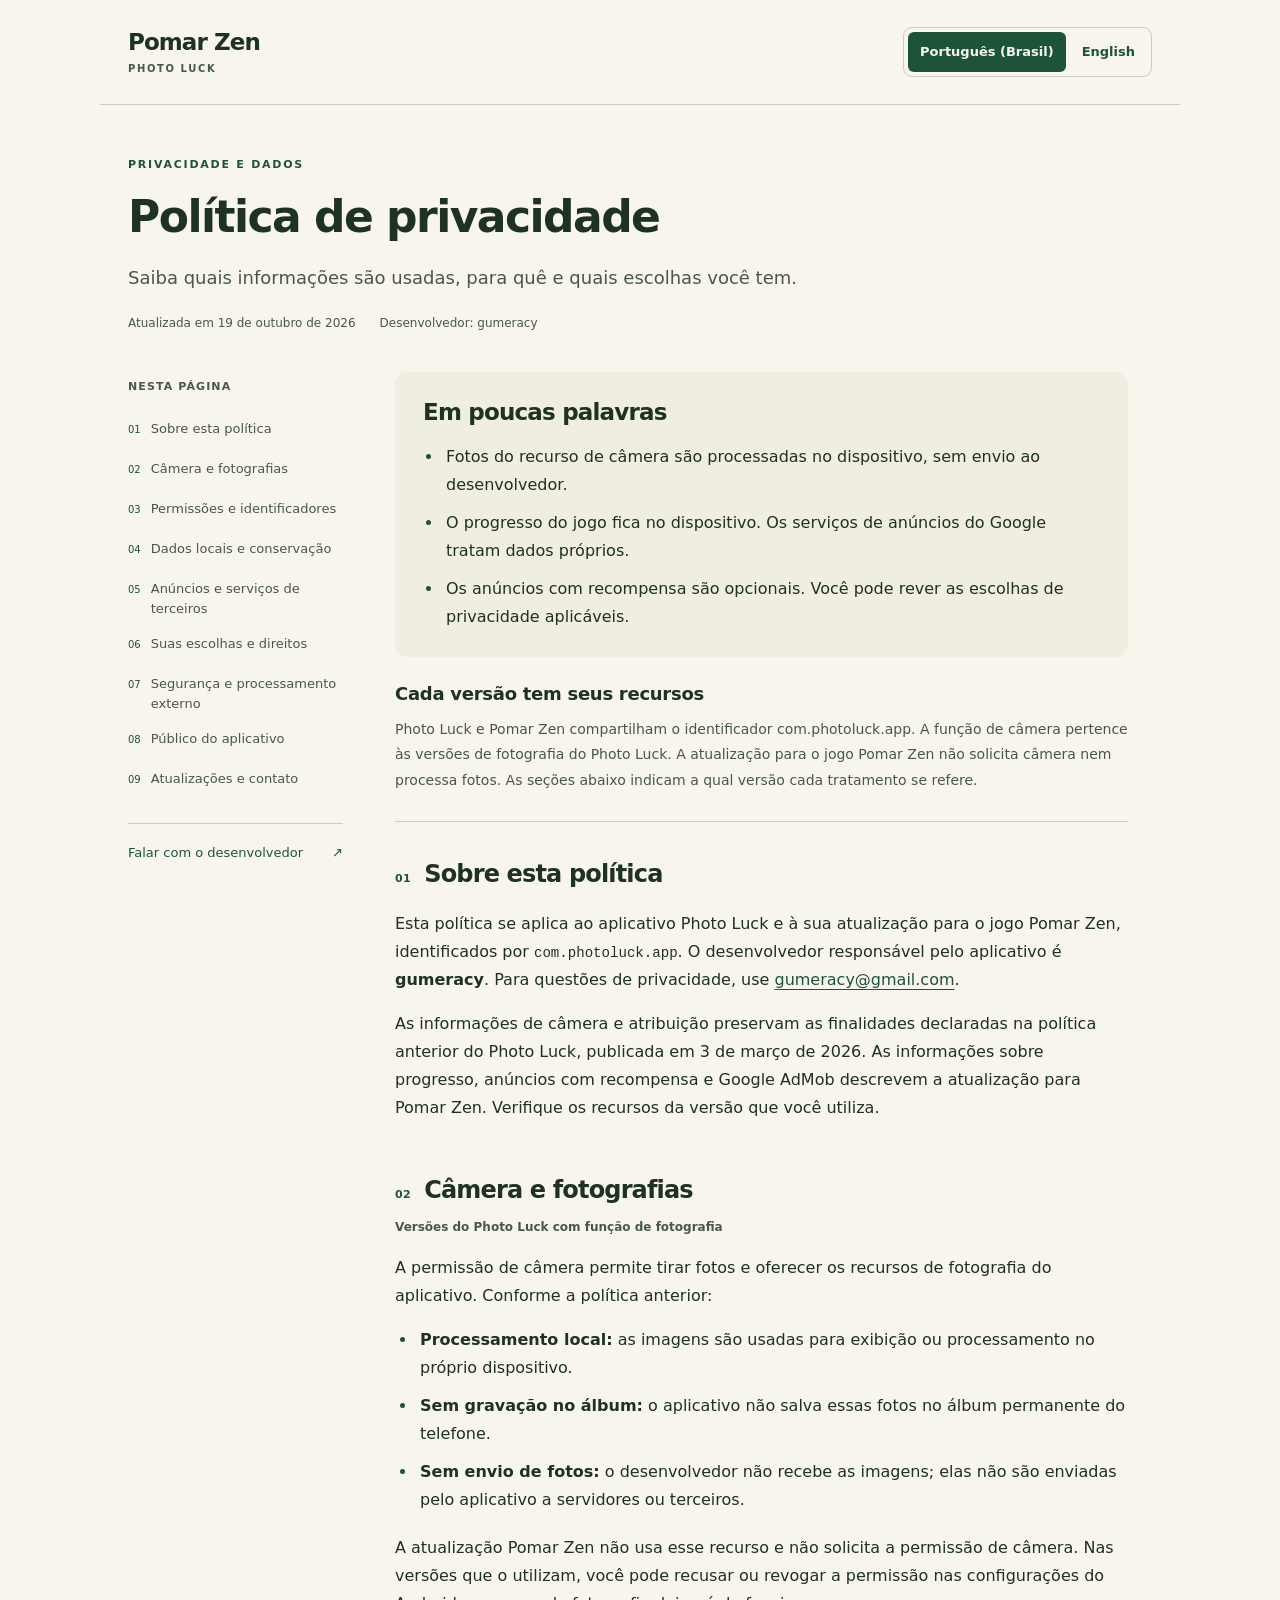
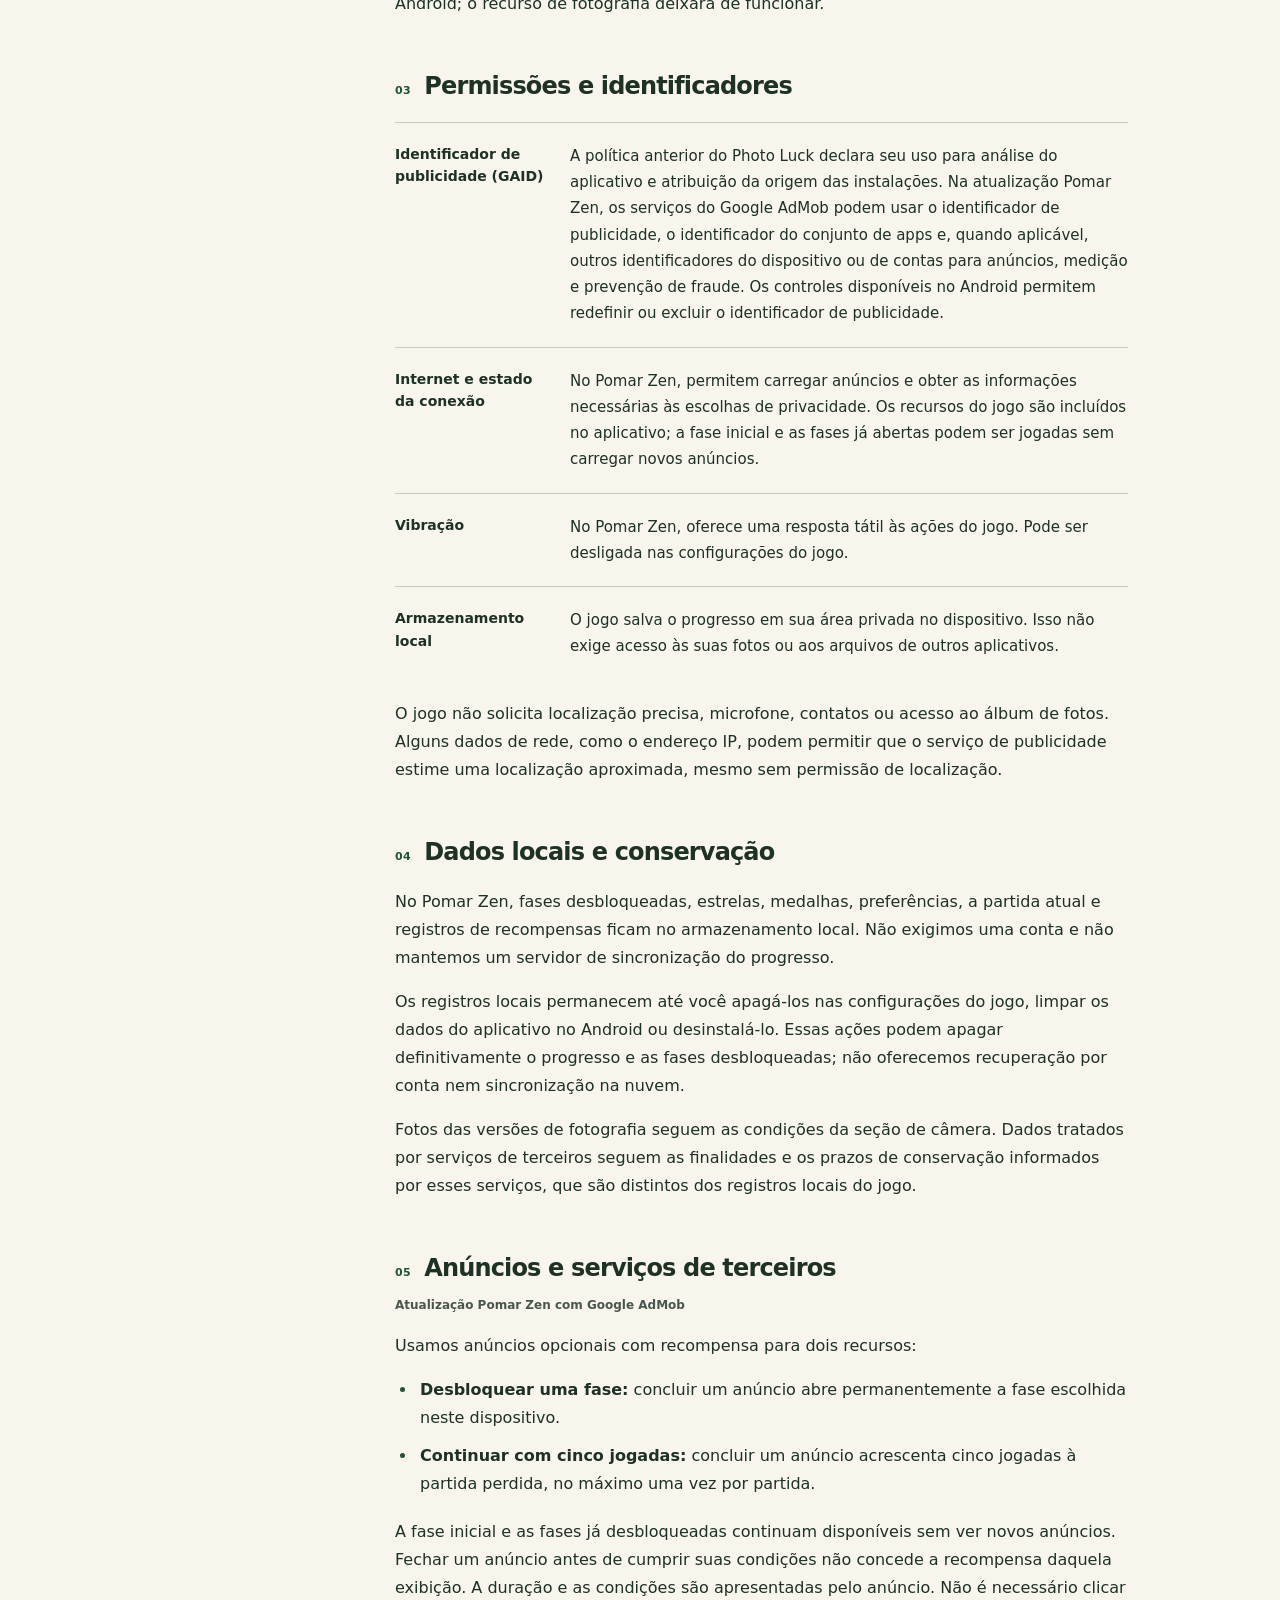
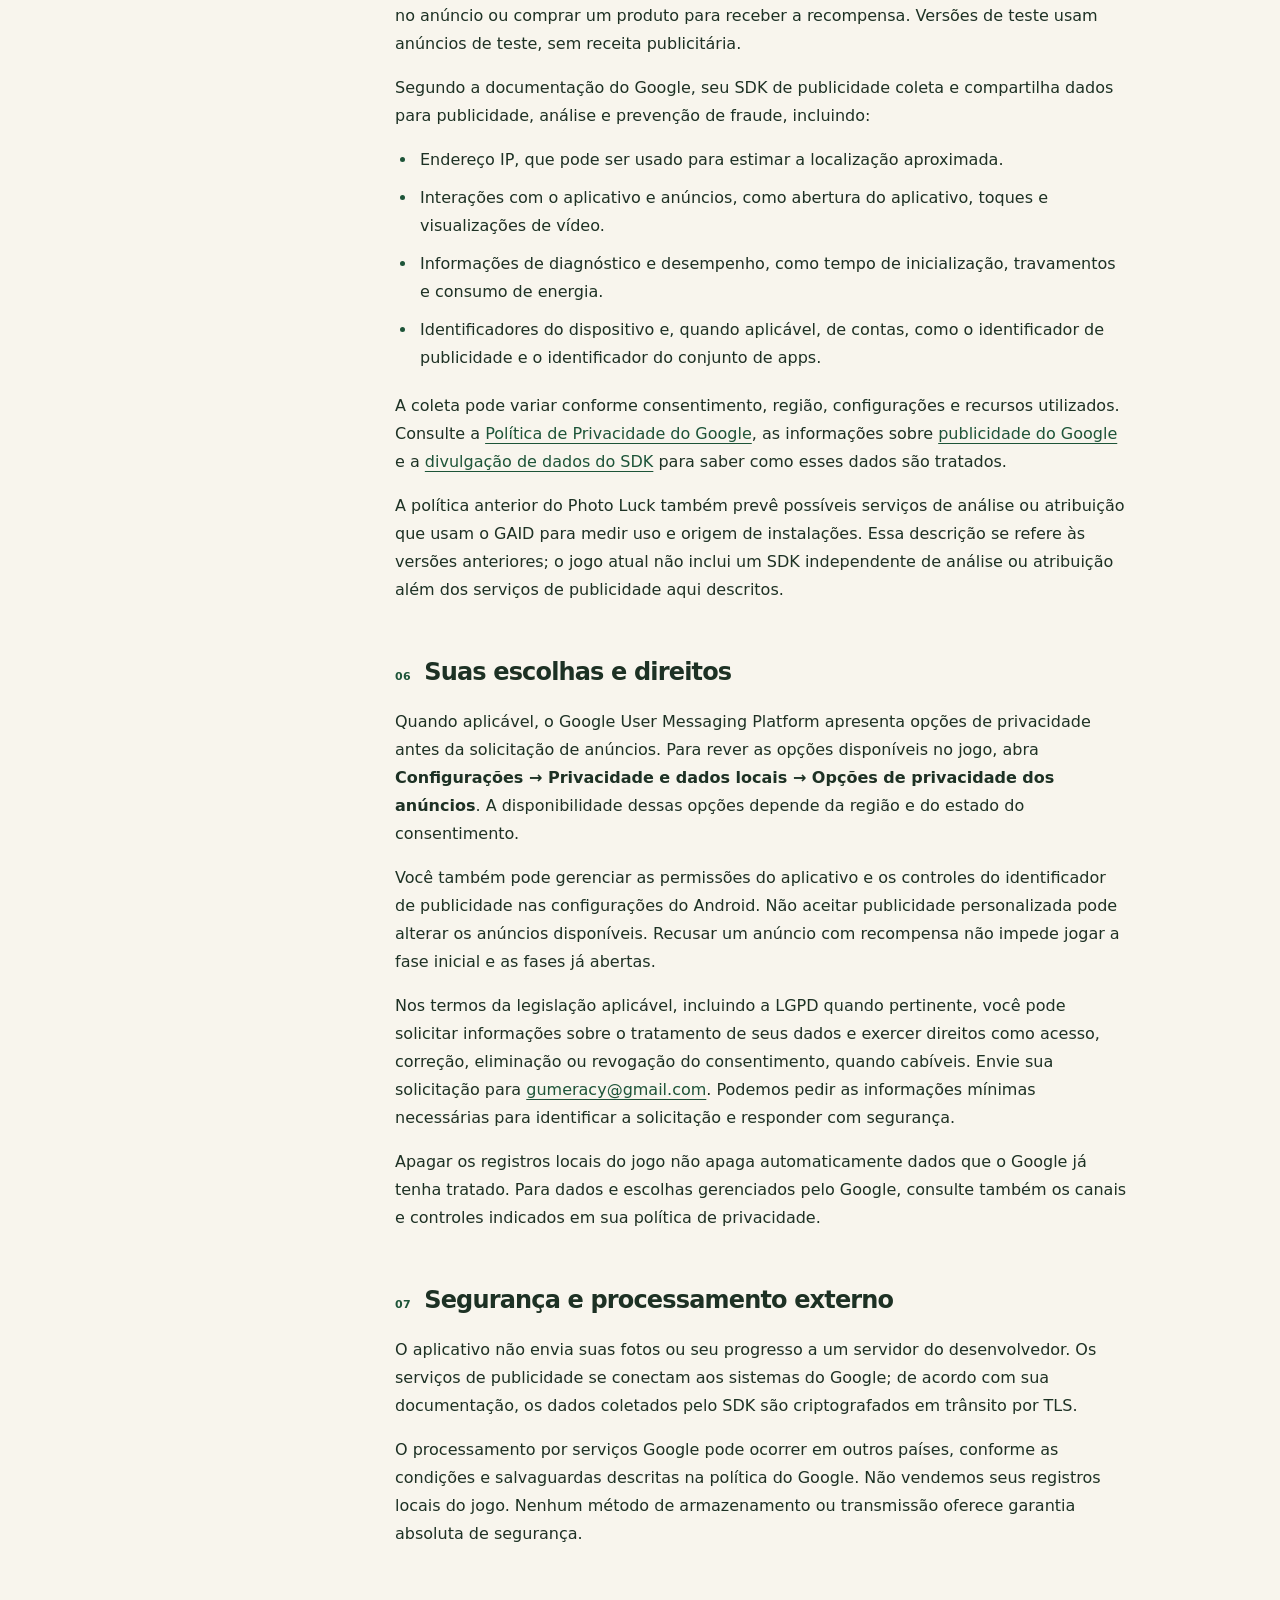
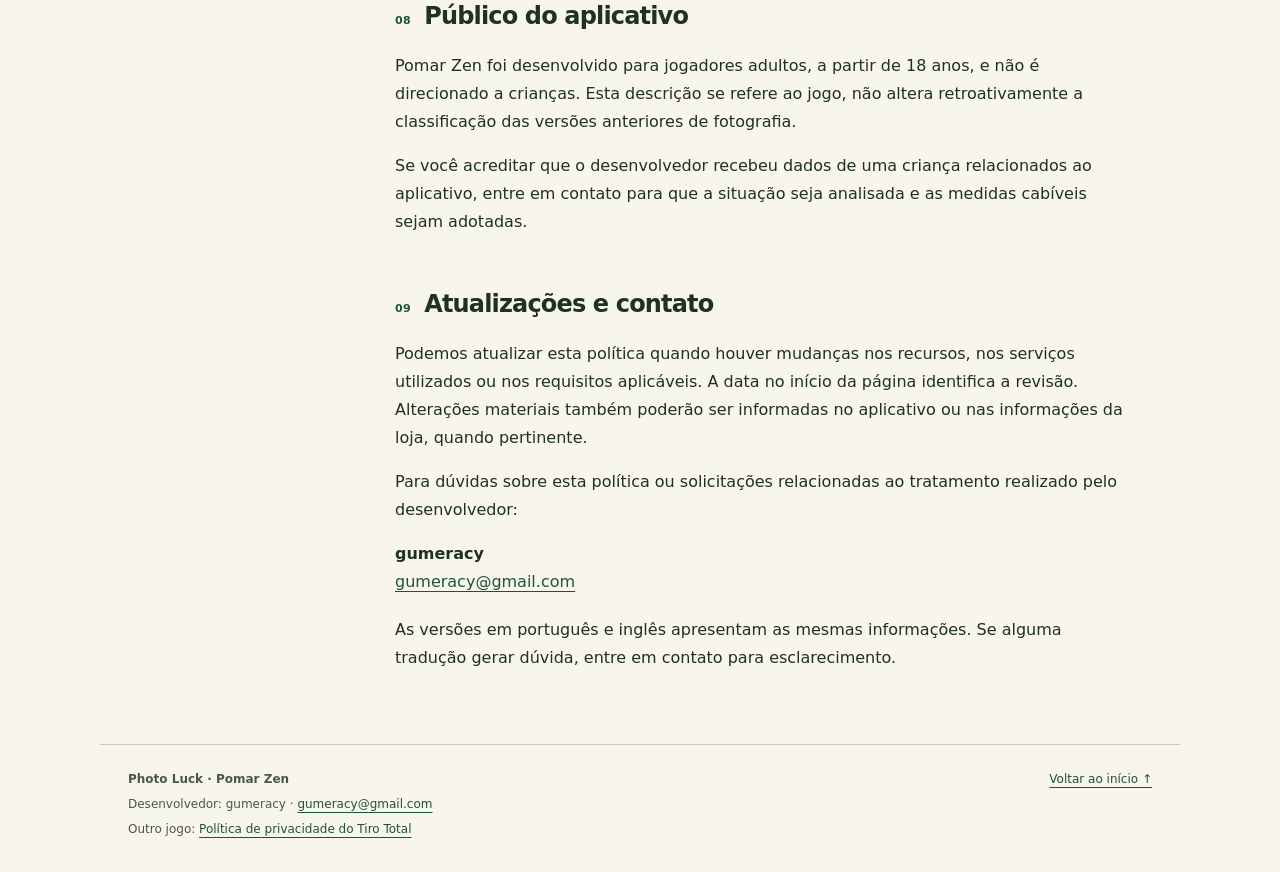
<file: index.html>
<!doctype html>
<html lang="pt-BR">
<head>
<meta charset="utf-8">
<meta name="viewport" content="width=device-width, initial-scale=1">
<meta name="description" content="Privacidade do Photo Luck e do Pomar Zen: câmera, identificadores de publicidade, anúncios com recompensa e suas escolhas.">
<meta name="color-scheme" content="light">
<title>Política de privacidade · Photo Luck / Pomar Zen</title>
<link rel="alternate" hreflang="pt-BR" href="index.html">
<link rel="alternate" hreflang="en" href="en.html">
<link rel="alternate" hreflang="x-default" href="index.html">
<link rel="stylesheet" href="policy.css">
</head>
<body id="inicio">
<a class="skip-link" href="#conteudo">Ir para o conteúdo</a>
<header class="site-header"><a class="brand" href="index.html">Pomar Zen<span>PHOTO LUCK</span></a><nav class="language-switch" aria-label="Idioma da página"><a href="index.html" lang="pt-BR" hreflang="pt-BR" aria-current="page">Português (Brasil)</a><a href="en.html" lang="en" hreflang="en">English</a></nav></header>
<main id="conteudo" tabindex="-1">
<div class="page-heading"><p class="eyebrow">PRIVACIDADE E DADOS</p><h1>Política de privacidade</h1><p class="intro">Saiba quais informações são usadas, para quê e quais escolhas você tem.</p><p class="revision"><time datetime="2026-10-19">Atualizada em 19 de outubro de 2026</time><span>Desenvolvedor: gumeracy</span></p></div>
<div class="reading-layout"><aside class="contents"><nav aria-label="Nesta página"><p class="contents-title">Nesta página</p><a href="#sobre"><span>01</span>Sobre esta política</a><a href="#camera"><span>02</span>Câmera e fotografias</a><a href="#permissoes"><span>03</span>Permissões e identificadores</a><a href="#dados"><span>04</span>Dados locais e conservação</a><a href="#anuncios"><span>05</span>Anúncios e serviços de terceiros</a><a href="#escolhas"><span>06</span>Suas escolhas e direitos</a><a href="#seguranca"><span>07</span>Segurança e processamento externo</a><a href="#publico"><span>08</span>Público do aplicativo</a><a href="#contato"><span>09</span>Atualizações e contato</a></nav><a class="contact-link" href="mailto:gumeracy@gmail.com">Falar com o desenvolvedor <span aria-hidden="true">↗</span></a></aside>
<article class="policy" aria-label="Política de privacidade"><div class="summary"><h2>Em poucas palavras</h2><ul><li>Fotos do recurso de câmera são processadas no dispositivo, sem envio ao desenvolvedor.</li><li>O progresso do jogo fica no dispositivo. Os serviços de anúncios do Google tratam dados próprios.</li><li>Os anúncios com recompensa são opcionais. Você pode rever as escolhas de privacidade aplicáveis.</li></ul></div><div class="version-note"><h2>Cada versão tem seus recursos</h2><p>Photo Luck e Pomar Zen compartilham o identificador com.photoluck.app. A função de câmera pertence às versões de fotografia do Photo Luck. A atualização para o jogo Pomar Zen não solicita câmera nem processa fotos. As seções abaixo indicam a qual versão cada tratamento se refere.</p></div>
<section id="sobre" aria-labelledby="sobre-title"><h2 id="sobre-title"><span class="section-number">01</span>Sobre esta política</h2><p>Esta política se aplica ao aplicativo Photo Luck e à sua atualização para o jogo Pomar Zen, identificados por <code>com.photoluck.app</code>. O desenvolvedor responsável pelo aplicativo é <strong>gumeracy</strong>. Para questões de privacidade, use <a href="mailto:gumeracy@gmail.com">gumeracy@gmail.com</a>.</p><p>As informações de câmera e atribuição preservam as finalidades declaradas na política anterior do Photo Luck, publicada em 3 de março de 2026. As informações sobre progresso, anúncios com recompensa e Google AdMob descrevem a atualização para Pomar Zen. Verifique os recursos da versão que você utiliza.</p></section>
<section id="camera" aria-labelledby="camera-title"><h2 id="camera-title"><span class="section-number">02</span>Câmera e fotografias</h2><p class="section-note">Versões do Photo Luck com função de fotografia</p><p>A permissão de câmera permite tirar fotos e oferecer os recursos de fotografia do aplicativo. Conforme a política anterior:</p><ul><li><strong>Processamento local:</strong> as imagens são usadas para exibição ou processamento no próprio dispositivo.</li><li><strong>Sem gravação no álbum:</strong> o aplicativo não salva essas fotos no álbum permanente do telefone.</li><li><strong>Sem envio de fotos:</strong> o desenvolvedor não recebe as imagens; elas não são enviadas pelo aplicativo a servidores ou terceiros.</li></ul><p>A atualização Pomar Zen não usa esse recurso e não solicita a permissão de câmera. Nas versões que o utilizam, você pode recusar ou revogar a permissão nas configurações do Android; o recurso de fotografia deixará de funcionar.</p></section>
<section id="permissoes" aria-labelledby="permissoes-title"><h2 id="permissoes-title"><span class="section-number">03</span>Permissões e identificadores</h2><dl class="permission-list"><div><dt>Identificador de publicidade (GAID)</dt><dd>A política anterior do Photo Luck declara seu uso para análise do aplicativo e atribuição da origem das instalações. Na atualização Pomar Zen, os serviços do Google AdMob podem usar o identificador de publicidade, o identificador do conjunto de apps e, quando aplicável, outros identificadores do dispositivo ou de contas para anúncios, medição e prevenção de fraude. Os controles disponíveis no Android permitem redefinir ou excluir o identificador de publicidade.</dd></div><div><dt>Internet e estado da conexão</dt><dd>No Pomar Zen, permitem carregar anúncios e obter as informações necessárias às escolhas de privacidade. Os recursos do jogo são incluídos no aplicativo; a fase inicial e as fases já abertas podem ser jogadas sem carregar novos anúncios.</dd></div><div><dt>Vibração</dt><dd>No Pomar Zen, oferece uma resposta tátil às ações do jogo. Pode ser desligada nas configurações do jogo.</dd></div><div><dt>Armazenamento local</dt><dd>O jogo salva o progresso em sua área privada no dispositivo. Isso não exige acesso às suas fotos ou aos arquivos de outros aplicativos.</dd></div></dl><p>O jogo não solicita localização precisa, microfone, contatos ou acesso ao álbum de fotos. Alguns dados de rede, como o endereço IP, podem permitir que o serviço de publicidade estime uma localização aproximada, mesmo sem permissão de localização.</p></section>
<section id="dados" aria-labelledby="dados-title"><h2 id="dados-title"><span class="section-number">04</span>Dados locais e conservação</h2><p>No Pomar Zen, fases desbloqueadas, estrelas, medalhas, preferências, a partida atual e registros de recompensas ficam no armazenamento local. Não exigimos uma conta e não mantemos um servidor de sincronização do progresso.</p><p>Os registros locais permanecem até você apagá-los nas configurações do jogo, limpar os dados do aplicativo no Android ou desinstalá-lo. Essas ações podem apagar definitivamente o progresso e as fases desbloqueadas; não oferecemos recuperação por conta nem sincronização na nuvem.</p><p>Fotos das versões de fotografia seguem as condições da seção de câmera. Dados tratados por serviços de terceiros seguem as finalidades e os prazos de conservação informados por esses serviços, que são distintos dos registros locais do jogo.</p></section>
<section id="anuncios" aria-labelledby="anuncios-title"><h2 id="anuncios-title"><span class="section-number">05</span>Anúncios e serviços de terceiros</h2><p class="section-note">Atualização Pomar Zen com Google AdMob</p><p>Usamos anúncios opcionais com recompensa para dois recursos:</p><ul><li><strong>Desbloquear uma fase:</strong> concluir um anúncio abre permanentemente a fase escolhida neste dispositivo.</li><li><strong>Continuar com cinco jogadas:</strong> concluir um anúncio acrescenta cinco jogadas à partida perdida, no máximo uma vez por partida.</li></ul><p>A fase inicial e as fases já desbloqueadas continuam disponíveis sem ver novos anúncios. Fechar um anúncio antes de cumprir suas condições não concede a recompensa daquela exibição. A duração e as condições são apresentadas pelo anúncio. Não é necessário clicar no anúncio ou comprar um produto para receber a recompensa. Versões de teste usam anúncios de teste, sem receita publicitária.</p><p>Segundo a documentação do Google, seu SDK de publicidade coleta e compartilha dados para publicidade, análise e prevenção de fraude, incluindo:</p><ul><li>Endereço IP, que pode ser usado para estimar a localização aproximada.</li><li>Interações com o aplicativo e anúncios, como abertura do aplicativo, toques e visualizações de vídeo.</li><li>Informações de diagnóstico e desempenho, como tempo de inicialização, travamentos e consumo de energia.</li><li>Identificadores do dispositivo e, quando aplicável, de contas, como o identificador de publicidade e o identificador do conjunto de apps.</li></ul><p>A coleta pode variar conforme consentimento, região, configurações e recursos utilizados. Consulte a <a href="https://policies.google.com/privacy">Política de Privacidade do Google</a>, as informações sobre <a href="https://policies.google.com/technologies/ads">publicidade do Google</a> e a <a href="https://developers.google.com/admob/android/next-gen/privacy/play-data-disclosure">divulgação de dados do SDK</a> para saber como esses dados são tratados.</p><p>A política anterior do Photo Luck também prevê possíveis serviços de análise ou atribuição que usam o GAID para medir uso e origem de instalações. Essa descrição se refere às versões anteriores; o jogo atual não inclui um SDK independente de análise ou atribuição além dos serviços de publicidade aqui descritos.</p></section>
<section id="escolhas" aria-labelledby="escolhas-title"><h2 id="escolhas-title"><span class="section-number">06</span>Suas escolhas e direitos</h2><p>Quando aplicável, o Google User Messaging Platform apresenta opções de privacidade antes da solicitação de anúncios. Para rever as opções disponíveis no jogo, abra <strong>Configurações → Privacidade e dados locais → Opções de privacidade dos anúncios</strong>. A disponibilidade dessas opções depende da região e do estado do consentimento.</p><p>Você também pode gerenciar as permissões do aplicativo e os controles do identificador de publicidade nas configurações do Android. Não aceitar publicidade personalizada pode alterar os anúncios disponíveis. Recusar um anúncio com recompensa não impede jogar a fase inicial e as fases já abertas.</p><p>Nos termos da legislação aplicável, incluindo a LGPD quando pertinente, você pode solicitar informações sobre o tratamento de seus dados e exercer direitos como acesso, correção, eliminação ou revogação do consentimento, quando cabíveis. Envie sua solicitação para <a href="mailto:gumeracy@gmail.com">gumeracy@gmail.com</a>. Podemos pedir as informações mínimas necessárias para identificar a solicitação e responder com segurança.</p><p>Apagar os registros locais do jogo não apaga automaticamente dados que o Google já tenha tratado. Para dados e escolhas gerenciados pelo Google, consulte também os canais e controles indicados em sua política de privacidade.</p></section>
<section id="seguranca" aria-labelledby="seguranca-title"><h2 id="seguranca-title"><span class="section-number">07</span>Segurança e processamento externo</h2><p>O aplicativo não envia suas fotos ou seu progresso a um servidor do desenvolvedor. Os serviços de publicidade se conectam aos sistemas do Google; de acordo com sua documentação, os dados coletados pelo SDK são criptografados em trânsito por TLS.</p><p>O processamento por serviços Google pode ocorrer em outros países, conforme as condições e salvaguardas descritas na política do Google. Não vendemos seus registros locais do jogo. Nenhum método de armazenamento ou transmissão oferece garantia absoluta de segurança.</p></section>
<section id="publico" aria-labelledby="publico-title"><h2 id="publico-title"><span class="section-number">08</span>Público do aplicativo</h2><p>Pomar Zen foi desenvolvido para jogadores adultos, a partir de 18 anos, e não é direcionado a crianças. Esta descrição se refere ao jogo, não altera retroativamente a classificação das versões anteriores de fotografia.</p><p>Se você acreditar que o desenvolvedor recebeu dados de uma criança relacionados ao aplicativo, entre em contato para que a situação seja analisada e as medidas cabíveis sejam adotadas.</p></section>
<section id="contato" aria-labelledby="contato-title"><h2 id="contato-title"><span class="section-number">09</span>Atualizações e contato</h2><p>Podemos atualizar esta política quando houver mudanças nos recursos, nos serviços utilizados ou nos requisitos aplicáveis. A data no início da página identifica a revisão. Alterações materiais também poderão ser informadas no aplicativo ou nas informações da loja, quando pertinente.</p><p>Para dúvidas sobre esta política ou solicitações relacionadas ao tratamento realizado pelo desenvolvedor:</p><address><strong>gumeracy</strong><br><a href="mailto:gumeracy@gmail.com">gumeracy@gmail.com</a></address><p>As versões em português e inglês apresentam as mesmas informações. Se alguma tradução gerar dúvida, entre em contato para esclarecimento.</p></section>
</article></div>
</main>
<footer class="site-footer"><div><strong>Photo Luck · Pomar Zen</strong><span>Desenvolvedor: gumeracy · <a href="mailto:gumeracy@gmail.com">gumeracy@gmail.com</a></span><span>Outro jogo: <a href="tiro-total/privacy/">Política de privacidade do Tiro Total</a></span></div><a href="#inicio">Voltar ao início <span aria-hidden="true">↑</span></a></footer>
</body>
</html>
</file>
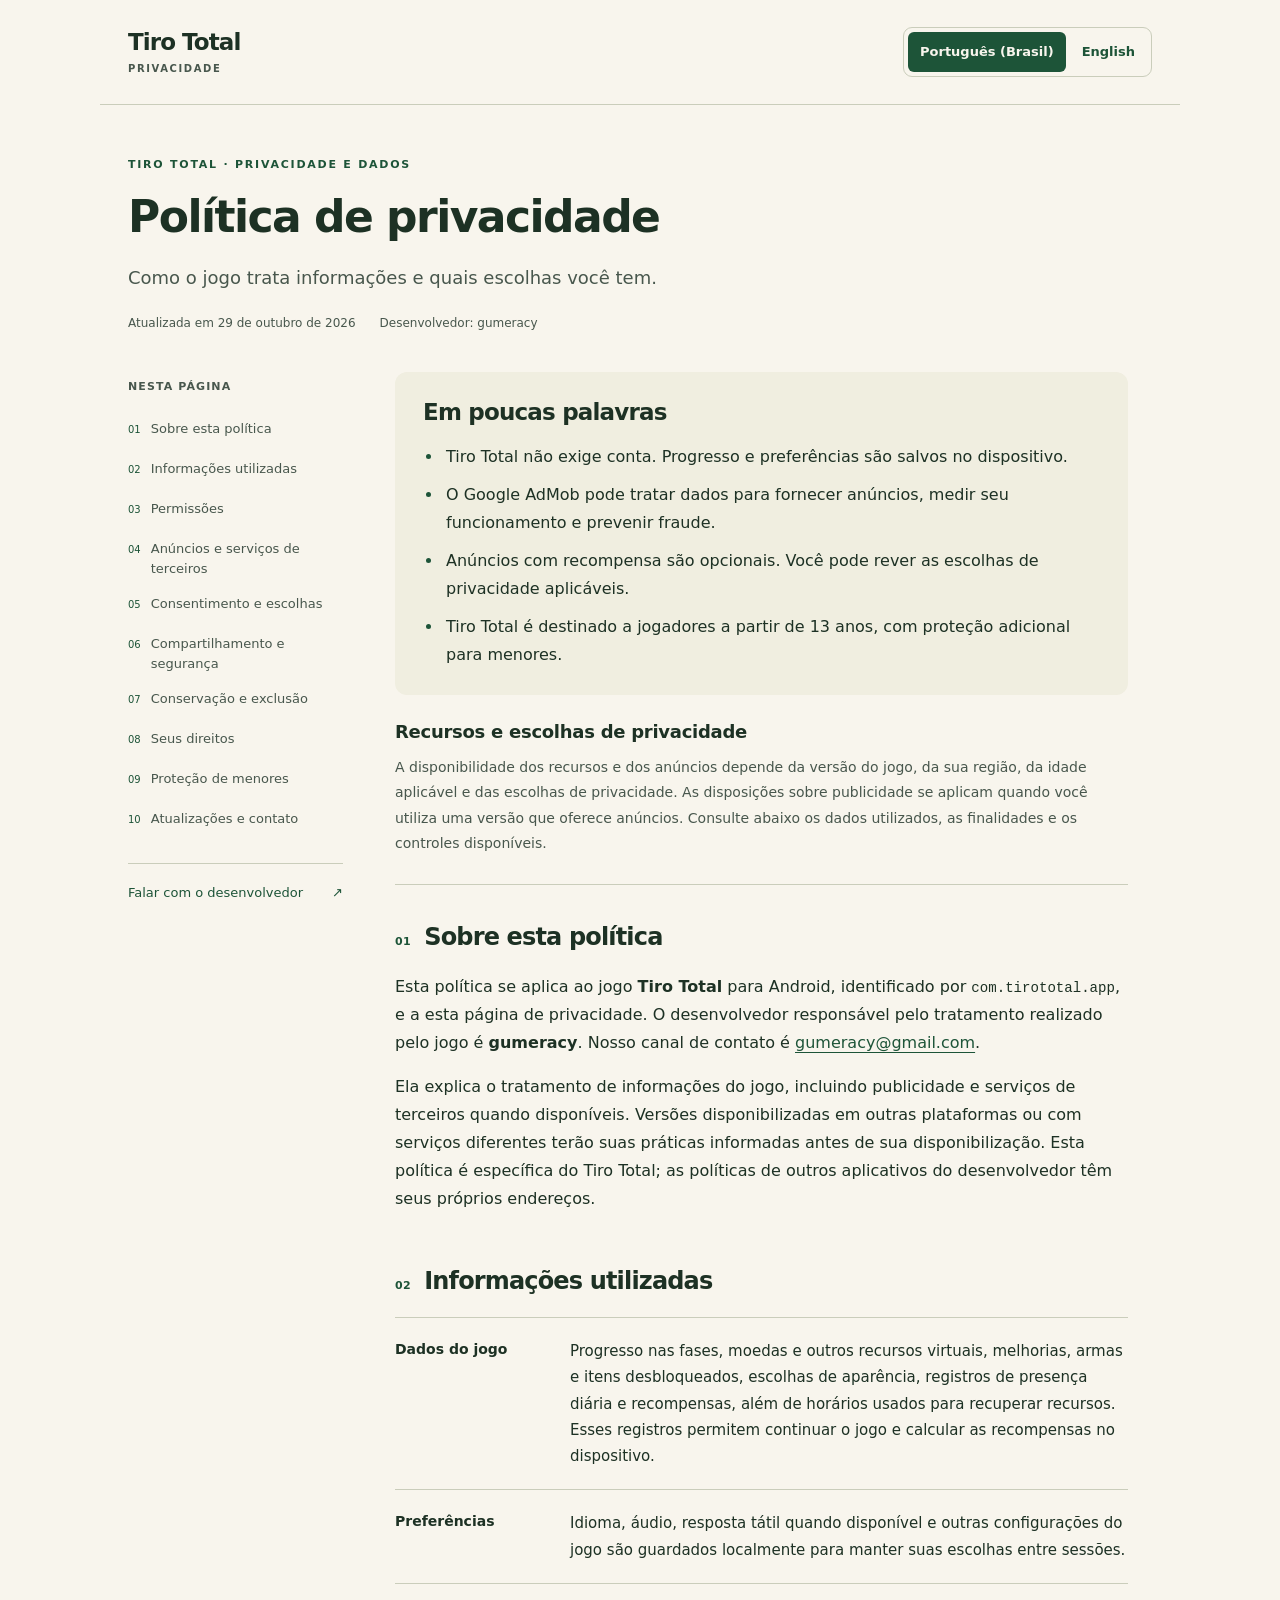
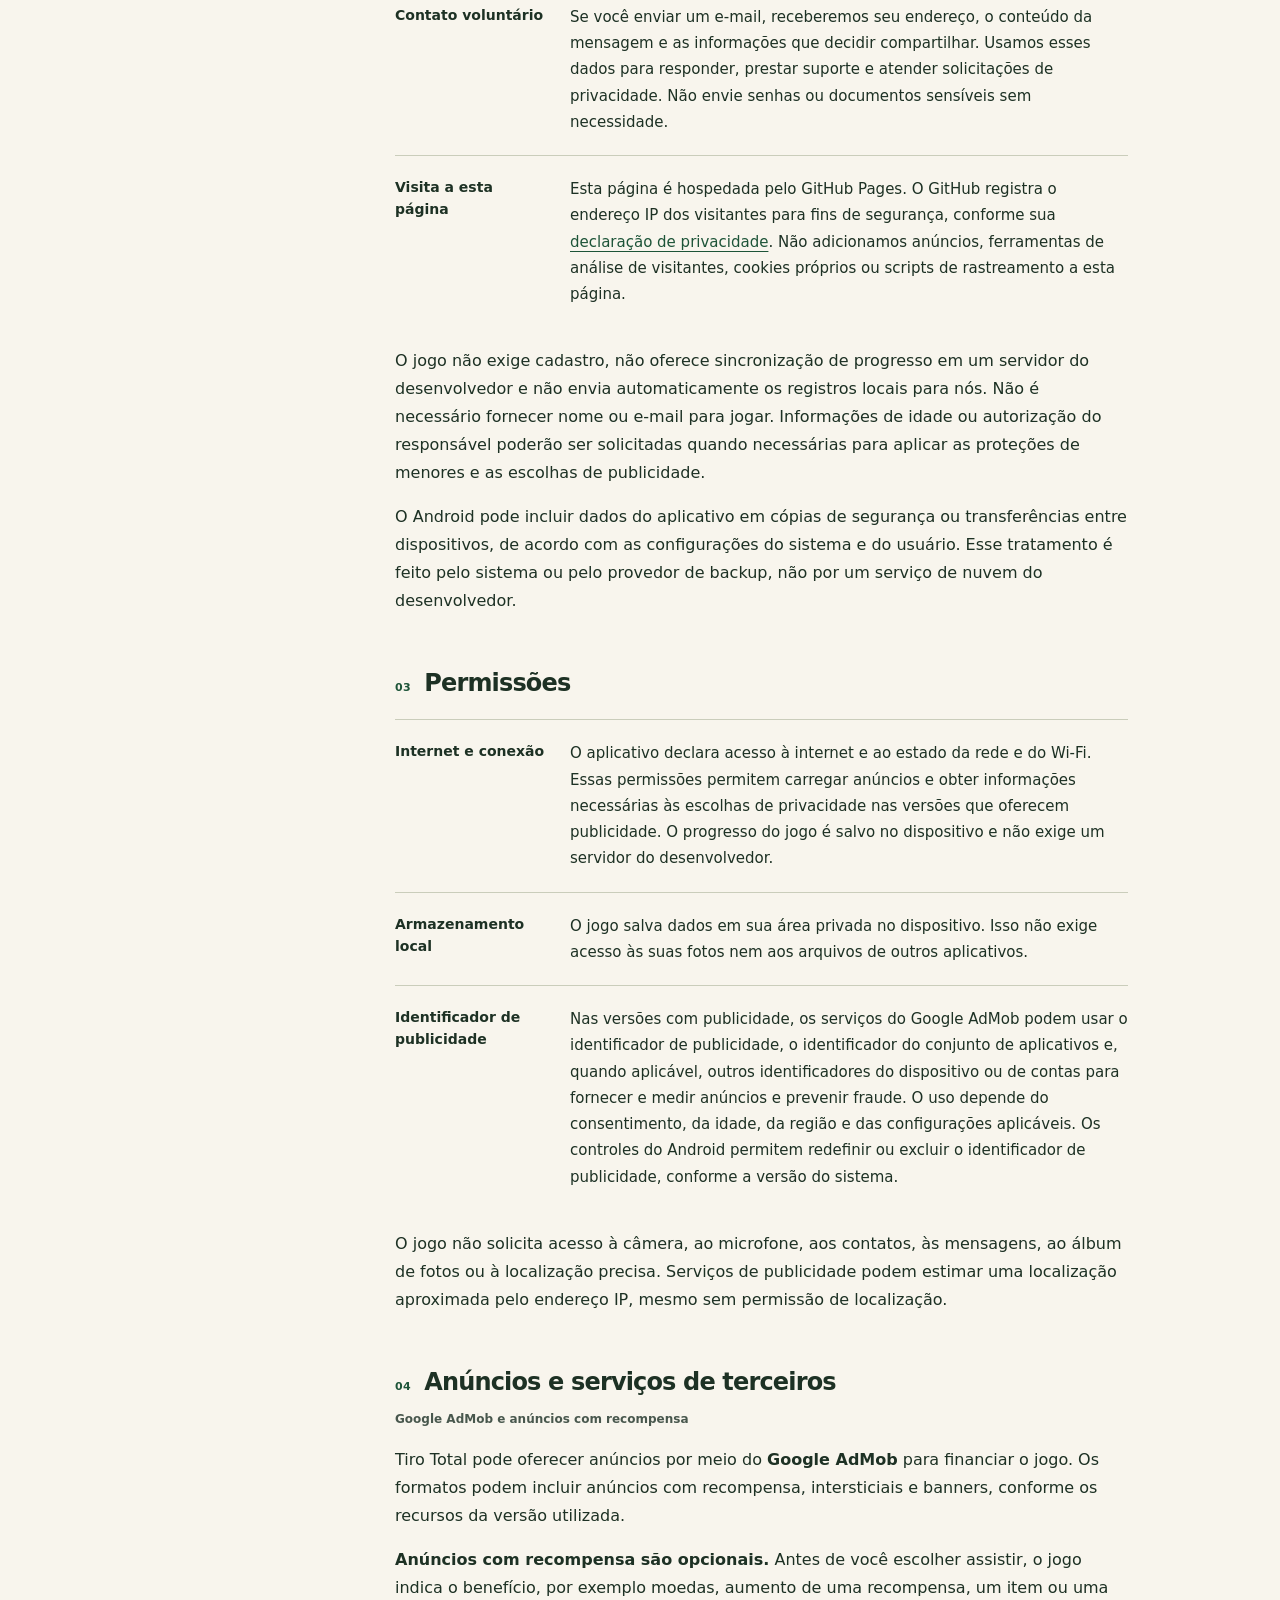
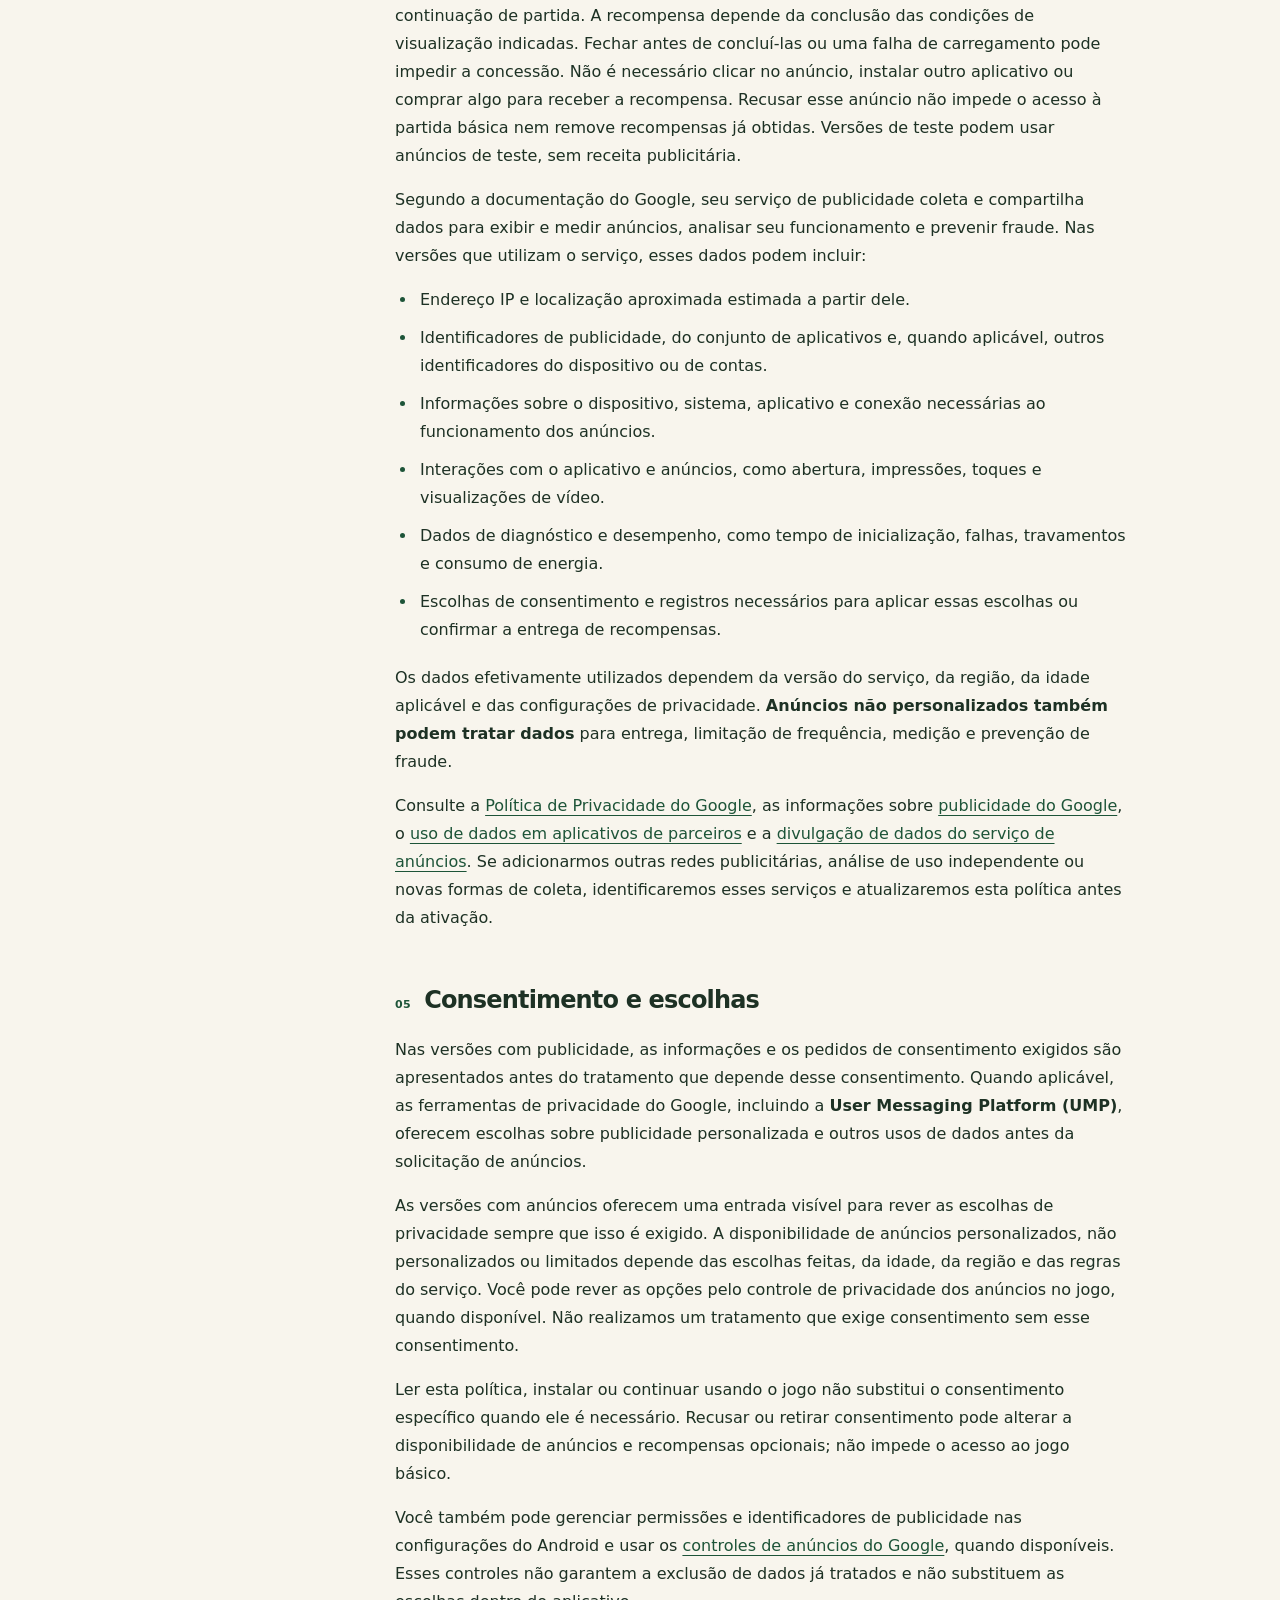
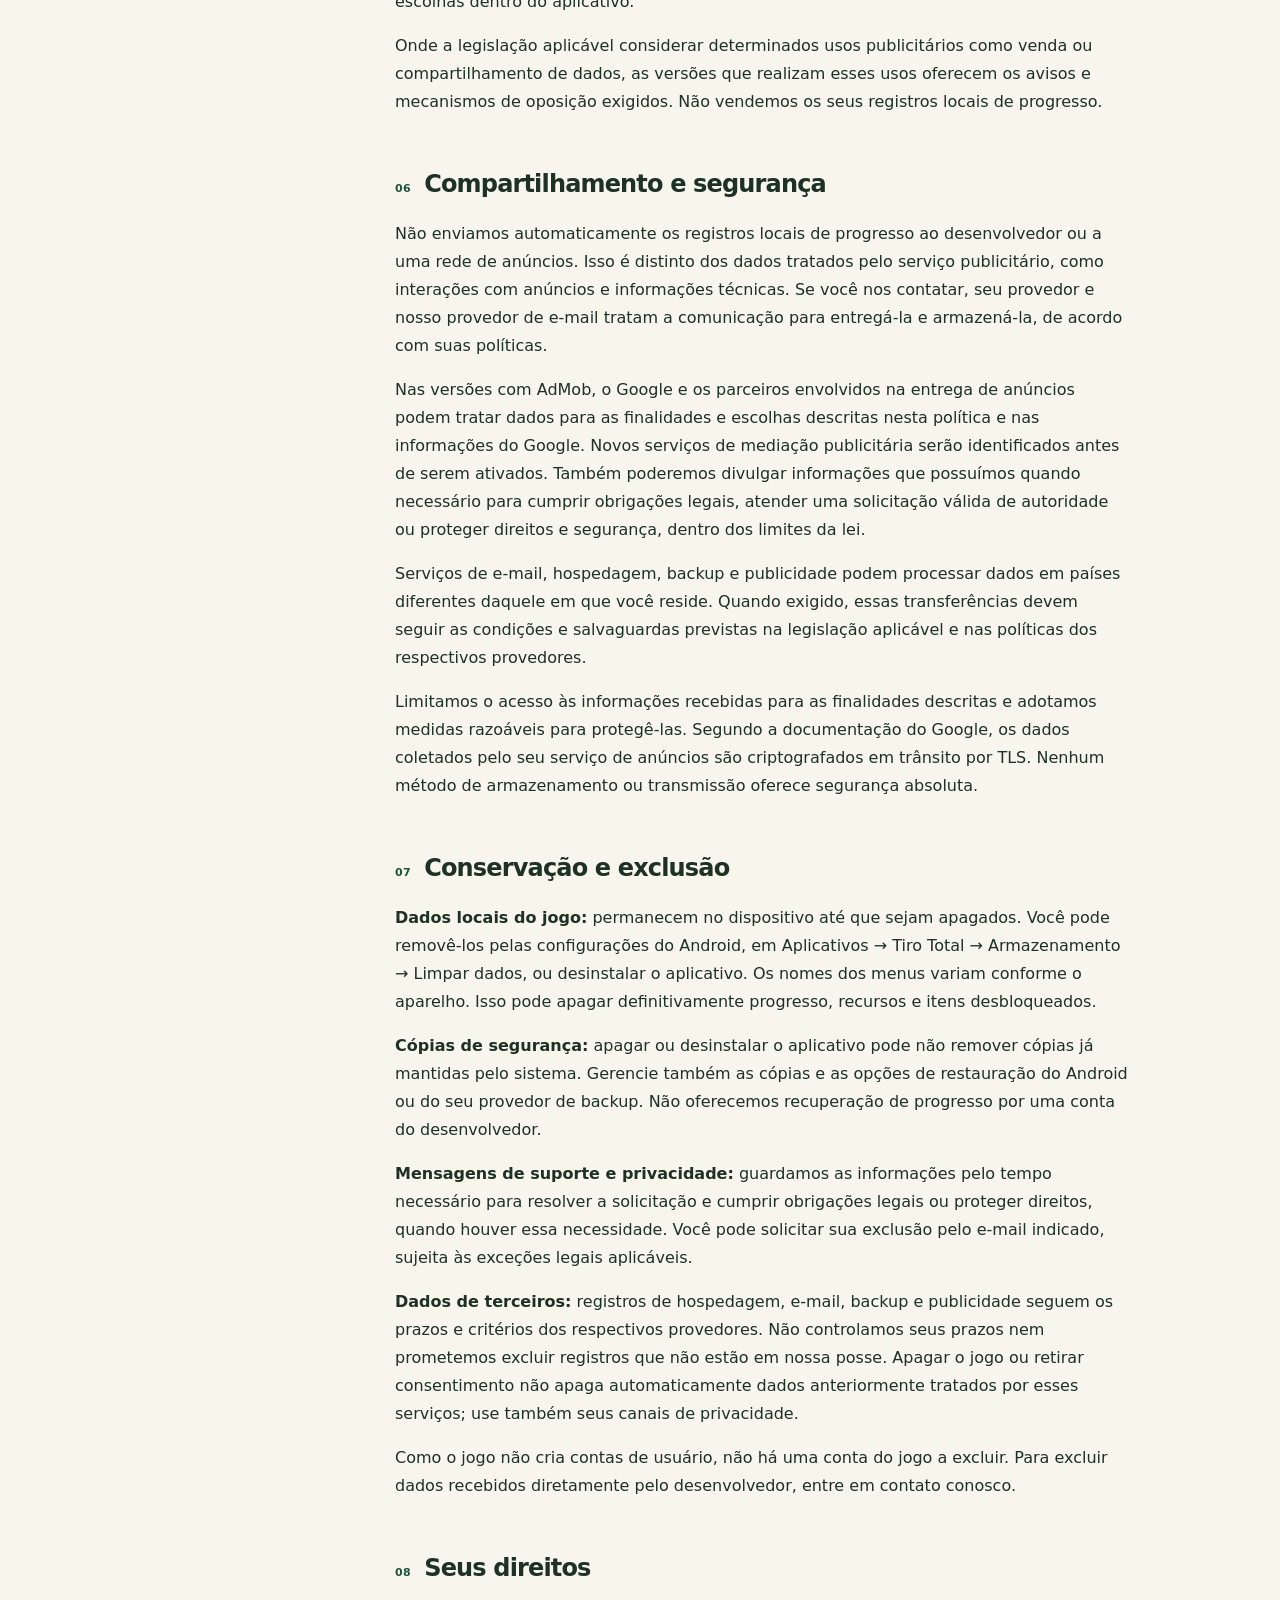
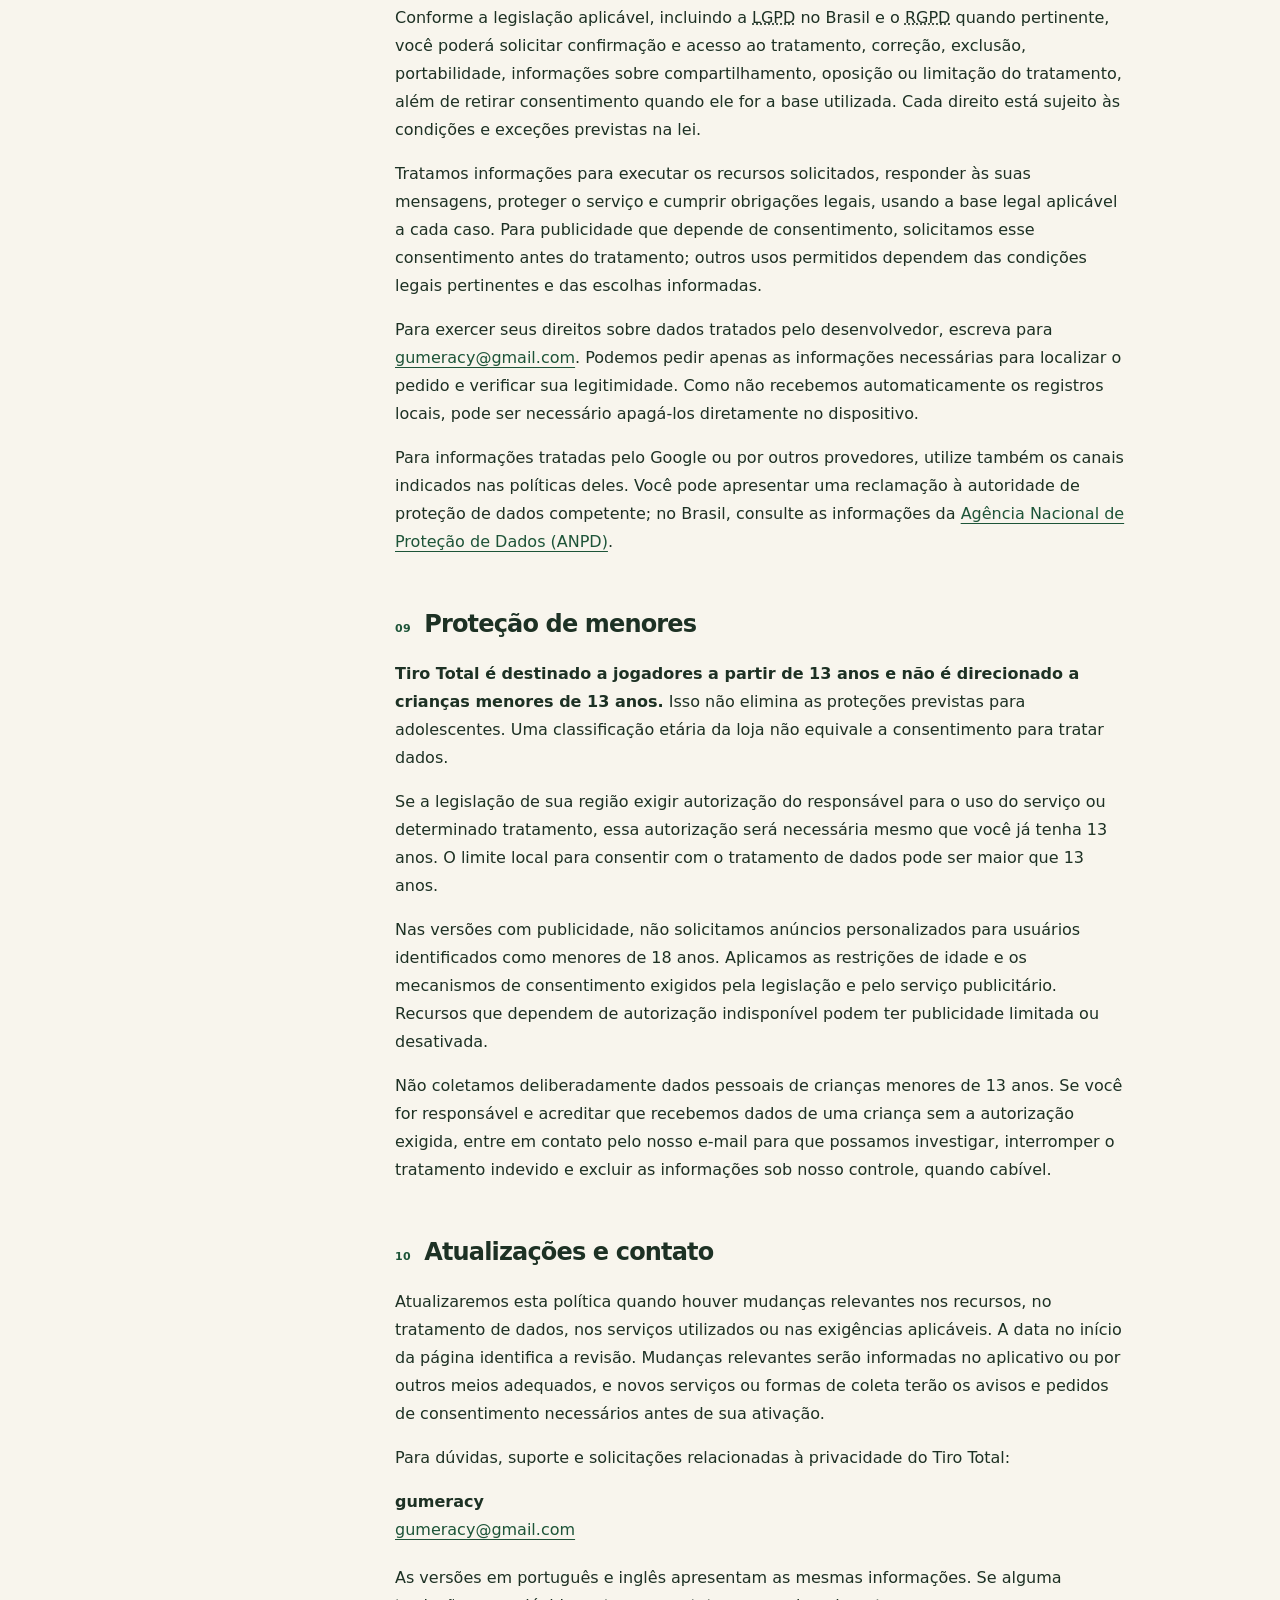
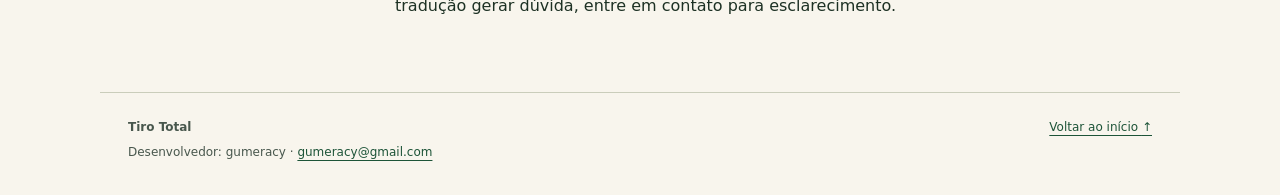
<file: tiro-total/privacy/index.html>
<!doctype html>
<html lang="pt-BR">
<head>
  <meta charset="utf-8">
  <meta name="viewport" content="width=device-width, initial-scale=1">
  <meta name="description" content="Política de privacidade do Tiro Total: dados locais, anúncios do Google AdMob, proteção de menores e seus direitos.">
  <meta name="color-scheme" content="light">
  <title>Política de privacidade · Tiro Total</title>
  <link rel="canonical" href="https://gumcrey.github.io/tiro-total/privacy/">
  <link rel="alternate" hreflang="pt-BR" href="https://gumcrey.github.io/tiro-total/privacy/">
  <link rel="alternate" hreflang="en" href="https://gumcrey.github.io/tiro-total/privacy/en.html">
  <link rel="alternate" hreflang="x-default" href="https://gumcrey.github.io/tiro-total/privacy/">
  <link rel="stylesheet" href="../../policy.css">
</head>
<body id="inicio">
  <a class="skip-link" href="#conteudo">Ir para o conteúdo</a>
  <header class="site-header">
    <a class="brand" href="./">Tiro Total<span>PRIVACIDADE</span></a>
    <nav class="language-switch" aria-label="Idioma da página">
      <a href="./" lang="pt-BR" hreflang="pt-BR" aria-current="page">Português (Brasil)</a>
      <a href="en.html" lang="en" hreflang="en">English</a>
    </nav>
  </header>
  <main id="conteudo" tabindex="-1">
    <div class="page-heading">
      <p class="eyebrow">TIRO TOTAL · PRIVACIDADE E DADOS</p>
      <h1>Política de privacidade</h1>
      <p class="intro">Como o jogo trata informações e quais escolhas você tem.</p>
      <p class="revision"><time datetime="2026-10-29">Atualizada em 29 de outubro de 2026</time><span>Desenvolvedor: gumeracy</span></p>
    </div>
    <div class="reading-layout">
      <aside class="contents">
        <nav aria-label="Nesta página">
          <p class="contents-title">Nesta página</p>
          <a href="#sobre"><span>01</span>Sobre esta política</a>
          <a href="#dados"><span>02</span>Informações utilizadas</a>
          <a href="#permissoes"><span>03</span>Permissões</a>
          <a href="#anuncios"><span>04</span>Anúncios e serviços de terceiros</a>
          <a href="#escolhas"><span>05</span>Consentimento e escolhas</a>
          <a href="#compartilhamento"><span>06</span>Compartilhamento e segurança</a>
          <a href="#conservacao"><span>07</span>Conservação e exclusão</a>
          <a href="#direitos"><span>08</span>Seus direitos</a>
          <a href="#menores"><span>09</span>Proteção de menores</a>
          <a href="#contato"><span>10</span>Atualizações e contato</a>
        </nav>
        <a class="contact-link" href="mailto:gumeracy@gmail.com">Falar com o desenvolvedor <span aria-hidden="true">↗</span></a>
      </aside>
      <article class="policy" aria-label="Política de privacidade do Tiro Total">
        <div class="summary">
          <h2>Em poucas palavras</h2>
          <ul>
            <li>Tiro Total não exige conta. Progresso e preferências são salvos no dispositivo.</li>
            <li>O Google AdMob pode tratar dados para fornecer anúncios, medir seu funcionamento e prevenir fraude.</li>
            <li>Anúncios com recompensa são opcionais. Você pode rever as escolhas de privacidade aplicáveis.</li>
            <li>Tiro Total é destinado a jogadores a partir de 13 anos, com proteção adicional para menores.</li>
          </ul>
        </div>
        <div class="version-note">
          <h2>Recursos e escolhas de privacidade</h2>
          <p>A disponibilidade dos recursos e dos anúncios depende da versão do jogo, da sua região, da idade aplicável e das escolhas de privacidade. As disposições sobre publicidade se aplicam quando você utiliza uma versão que oferece anúncios. Consulte abaixo os dados utilizados, as finalidades e os controles disponíveis.</p>
        </div>

        <section id="sobre" aria-labelledby="sobre-title">
          <h2 id="sobre-title"><span class="section-number">01</span>Sobre esta política</h2>
          <p>Esta política se aplica ao jogo <strong>Tiro Total</strong> para Android, identificado por <code>com.tirototal.app</code>, e a esta página de privacidade. O desenvolvedor responsável pelo tratamento realizado pelo jogo é <strong>gumeracy</strong>. Nosso canal de contato é <a href="mailto:gumeracy@gmail.com">gumeracy@gmail.com</a>.</p>
          <p>Ela explica o tratamento de informações do jogo, incluindo publicidade e serviços de terceiros quando disponíveis. Versões disponibilizadas em outras plataformas ou com serviços diferentes terão suas práticas informadas antes de sua disponibilização. Esta política é específica do Tiro Total; as políticas de outros aplicativos do desenvolvedor têm seus próprios endereços.</p>
        </section>

        <section id="dados" aria-labelledby="dados-title">
          <h2 id="dados-title"><span class="section-number">02</span>Informações utilizadas</h2>
          <dl class="permission-list">
            <div><dt>Dados do jogo</dt><dd>Progresso nas fases, moedas e outros recursos virtuais, melhorias, armas e itens desbloqueados, escolhas de aparência, registros de presença diária e recompensas, além de horários usados para recuperar recursos. Esses registros permitem continuar o jogo e calcular as recompensas no dispositivo.</dd></div>
            <div><dt>Preferências</dt><dd>Idioma, áudio, resposta tátil quando disponível e outras configurações do jogo são guardados localmente para manter suas escolhas entre sessões.</dd></div>
            <div><dt>Contato voluntário</dt><dd>Se você enviar um e-mail, receberemos seu endereço, o conteúdo da mensagem e as informações que decidir compartilhar. Usamos esses dados para responder, prestar suporte e atender solicitações de privacidade. Não envie senhas ou documentos sensíveis sem necessidade.</dd></div>
            <div><dt>Visita a esta página</dt><dd>Esta página é hospedada pelo GitHub Pages. O GitHub registra o endereço IP dos visitantes para fins de segurança, conforme sua <a href="https://docs.github.com/en/site-policy/privacy-policies/github-general-privacy-statement">declaração de privacidade</a>. Não adicionamos anúncios, ferramentas de análise de visitantes, cookies próprios ou scripts de rastreamento a esta página.</dd></div>
          </dl>
          <p>O jogo não exige cadastro, não oferece sincronização de progresso em um servidor do desenvolvedor e não envia automaticamente os registros locais para nós. Não é necessário fornecer nome ou e-mail para jogar. Informações de idade ou autorização do responsável poderão ser solicitadas quando necessárias para aplicar as proteções de menores e as escolhas de publicidade.</p>
          <p>O Android pode incluir dados do aplicativo em cópias de segurança ou transferências entre dispositivos, de acordo com as configurações do sistema e do usuário. Esse tratamento é feito pelo sistema ou pelo provedor de backup, não por um serviço de nuvem do desenvolvedor.</p>
        </section>

        <section id="permissoes" aria-labelledby="permissoes-title">
          <h2 id="permissoes-title"><span class="section-number">03</span>Permissões</h2>
          <dl class="permission-list">
            <div><dt>Internet e conexão</dt><dd>O aplicativo declara acesso à internet e ao estado da rede e do Wi-Fi. Essas permissões permitem carregar anúncios e obter informações necessárias às escolhas de privacidade nas versões que oferecem publicidade. O progresso do jogo é salvo no dispositivo e não exige um servidor do desenvolvedor.</dd></div>
            <div><dt>Armazenamento local</dt><dd>O jogo salva dados em sua área privada no dispositivo. Isso não exige acesso às suas fotos nem aos arquivos de outros aplicativos.</dd></div>
            <div><dt>Identificador de publicidade</dt><dd>Nas versões com publicidade, os serviços do Google AdMob podem usar o identificador de publicidade, o identificador do conjunto de aplicativos e, quando aplicável, outros identificadores do dispositivo ou de contas para fornecer e medir anúncios e prevenir fraude. O uso depende do consentimento, da idade, da região e das configurações aplicáveis. Os controles do Android permitem redefinir ou excluir o identificador de publicidade, conforme a versão do sistema.</dd></div>
          </dl>
          <p>O jogo não solicita acesso à câmera, ao microfone, aos contatos, às mensagens, ao álbum de fotos ou à localização precisa. Serviços de publicidade podem estimar uma localização aproximada pelo endereço IP, mesmo sem permissão de localização.</p>
        </section>

        <section id="anuncios" aria-labelledby="anuncios-title">
          <h2 id="anuncios-title"><span class="section-number">04</span>Anúncios e serviços de terceiros</h2>
          <p class="section-note">Google AdMob e anúncios com recompensa</p>
          <p>Tiro Total pode oferecer anúncios por meio do <strong>Google AdMob</strong> para financiar o jogo. Os formatos podem incluir anúncios com recompensa, intersticiais e banners, conforme os recursos da versão utilizada.</p>
          <p><strong>Anúncios com recompensa são opcionais.</strong> Antes de você escolher assistir, o jogo indica o benefício, por exemplo moedas, aumento de uma recompensa, um item ou uma continuação de partida. A recompensa depende da conclusão das condições de visualização indicadas. Fechar antes de concluí-las ou uma falha de carregamento pode impedir a concessão. Não é necessário clicar no anúncio, instalar outro aplicativo ou comprar algo para receber a recompensa. Recusar esse anúncio não impede o acesso à partida básica nem remove recompensas já obtidas. Versões de teste podem usar anúncios de teste, sem receita publicitária.</p>
          <p>Segundo a documentação do Google, seu serviço de publicidade coleta e compartilha dados para exibir e medir anúncios, analisar seu funcionamento e prevenir fraude. Nas versões que utilizam o serviço, esses dados podem incluir:</p>
          <ul>
            <li>Endereço IP e localização aproximada estimada a partir dele.</li>
            <li>Identificadores de publicidade, do conjunto de aplicativos e, quando aplicável, outros identificadores do dispositivo ou de contas.</li>
            <li>Informações sobre o dispositivo, sistema, aplicativo e conexão necessárias ao funcionamento dos anúncios.</li>
            <li>Interações com o aplicativo e anúncios, como abertura, impressões, toques e visualizações de vídeo.</li>
            <li>Dados de diagnóstico e desempenho, como tempo de inicialização, falhas, travamentos e consumo de energia.</li>
            <li>Escolhas de consentimento e registros necessários para aplicar essas escolhas ou confirmar a entrega de recompensas.</li>
          </ul>
          <p>Os dados efetivamente utilizados dependem da versão do serviço, da região, da idade aplicável e das configurações de privacidade. <strong>Anúncios não personalizados também podem tratar dados</strong> para entrega, limitação de frequência, medição e prevenção de fraude.</p>
          <p>Consulte a <a href="https://policies.google.com/privacy">Política de Privacidade do Google</a>, as informações sobre <a href="https://policies.google.com/technologies/ads">publicidade do Google</a>, o <a href="https://policies.google.com/technologies/partner-sites">uso de dados em aplicativos de parceiros</a> e a <a href="https://developers.google.com/admob/android/privacy/play-data-disclosure">divulgação de dados do serviço de anúncios</a>. Se adicionarmos outras redes publicitárias, análise de uso independente ou novas formas de coleta, identificaremos esses serviços e atualizaremos esta política antes da ativação.</p>
        </section>

        <section id="escolhas" aria-labelledby="escolhas-title">
          <h2 id="escolhas-title"><span class="section-number">05</span>Consentimento e escolhas</h2>
          <p>Nas versões com publicidade, as informações e os pedidos de consentimento exigidos são apresentados antes do tratamento que depende desse consentimento. Quando aplicável, as ferramentas de privacidade do Google, incluindo a <strong>User Messaging Platform (UMP)</strong>, oferecem escolhas sobre publicidade personalizada e outros usos de dados antes da solicitação de anúncios.</p>
          <p>As versões com anúncios oferecem uma entrada visível para rever as escolhas de privacidade sempre que isso é exigido. A disponibilidade de anúncios personalizados, não personalizados ou limitados depende das escolhas feitas, da idade, da região e das regras do serviço. Você pode rever as opções pelo controle de privacidade dos anúncios no jogo, quando disponível. Não realizamos um tratamento que exige consentimento sem esse consentimento.</p>
          <p>Ler esta política, instalar ou continuar usando o jogo não substitui o consentimento específico quando ele é necessário. Recusar ou retirar consentimento pode alterar a disponibilidade de anúncios e recompensas opcionais; não impede o acesso ao jogo básico.</p>
          <p>Você também pode gerenciar permissões e identificadores de publicidade nas configurações do Android e usar os <a href="https://myadcenter.google.com/">controles de anúncios do Google</a>, quando disponíveis. Esses controles não garantem a exclusão de dados já tratados e não substituem as escolhas dentro do aplicativo.</p>
          <p>Onde a legislação aplicável considerar determinados usos publicitários como venda ou compartilhamento de dados, as versões que realizam esses usos oferecem os avisos e mecanismos de oposição exigidos. Não vendemos os seus registros locais de progresso.</p>
        </section>

        <section id="compartilhamento" aria-labelledby="compartilhamento-title">
          <h2 id="compartilhamento-title"><span class="section-number">06</span>Compartilhamento e segurança</h2>
          <p>Não enviamos automaticamente os registros locais de progresso ao desenvolvedor ou a uma rede de anúncios. Isso é distinto dos dados tratados pelo serviço publicitário, como interações com anúncios e informações técnicas. Se você nos contatar, seu provedor e nosso provedor de e-mail tratam a comunicação para entregá-la e armazená-la, de acordo com suas políticas.</p>
          <p>Nas versões com AdMob, o Google e os parceiros envolvidos na entrega de anúncios podem tratar dados para as finalidades e escolhas descritas nesta política e nas informações do Google. Novos serviços de mediação publicitária serão identificados antes de serem ativados. Também poderemos divulgar informações que possuímos quando necessário para cumprir obrigações legais, atender uma solicitação válida de autoridade ou proteger direitos e segurança, dentro dos limites da lei.</p>
          <p>Serviços de e-mail, hospedagem, backup e publicidade podem processar dados em países diferentes daquele em que você reside. Quando exigido, essas transferências devem seguir as condições e salvaguardas previstas na legislação aplicável e nas políticas dos respectivos provedores.</p>
          <p>Limitamos o acesso às informações recebidas para as finalidades descritas e adotamos medidas razoáveis para protegê-las. Segundo a documentação do Google, os dados coletados pelo seu serviço de anúncios são criptografados em trânsito por TLS. Nenhum método de armazenamento ou transmissão oferece segurança absoluta.</p>
        </section>

        <section id="conservacao" aria-labelledby="conservacao-title">
          <h2 id="conservacao-title"><span class="section-number">07</span>Conservação e exclusão</h2>
          <p><strong>Dados locais do jogo:</strong> permanecem no dispositivo até que sejam apagados. Você pode removê-los pelas configurações do Android, em Aplicativos → Tiro Total → Armazenamento → Limpar dados, ou desinstalar o aplicativo. Os nomes dos menus variam conforme o aparelho. Isso pode apagar definitivamente progresso, recursos e itens desbloqueados.</p>
          <p><strong>Cópias de segurança:</strong> apagar ou desinstalar o aplicativo pode não remover cópias já mantidas pelo sistema. Gerencie também as cópias e as opções de restauração do Android ou do seu provedor de backup. Não oferecemos recuperação de progresso por uma conta do desenvolvedor.</p>
          <p><strong>Mensagens de suporte e privacidade:</strong> guardamos as informações pelo tempo necessário para resolver a solicitação e cumprir obrigações legais ou proteger direitos, quando houver essa necessidade. Você pode solicitar sua exclusão pelo e-mail indicado, sujeita às exceções legais aplicáveis.</p>
          <p><strong>Dados de terceiros:</strong> registros de hospedagem, e-mail, backup e publicidade seguem os prazos e critérios dos respectivos provedores. Não controlamos seus prazos nem prometemos excluir registros que não estão em nossa posse. Apagar o jogo ou retirar consentimento não apaga automaticamente dados anteriormente tratados por esses serviços; use também seus canais de privacidade.</p>
          <p>Como o jogo não cria contas de usuário, não há uma conta do jogo a excluir. Para excluir dados recebidos diretamente pelo desenvolvedor, entre em contato conosco.</p>
        </section>

        <section id="direitos" aria-labelledby="direitos-title">
          <h2 id="direitos-title"><span class="section-number">08</span>Seus direitos</h2>
          <p>Conforme a legislação aplicável, incluindo a <abbr title="Lei Geral de Proteção de Dados Pessoais">LGPD</abbr> no Brasil e o <abbr title="Regulamento Geral sobre a Proteção de Dados">RGPD</abbr> quando pertinente, você poderá solicitar confirmação e acesso ao tratamento, correção, exclusão, portabilidade, informações sobre compartilhamento, oposição ou limitação do tratamento, além de retirar consentimento quando ele for a base utilizada. Cada direito está sujeito às condições e exceções previstas na lei.</p>
          <p>Tratamos informações para executar os recursos solicitados, responder às suas mensagens, proteger o serviço e cumprir obrigações legais, usando a base legal aplicável a cada caso. Para publicidade que depende de consentimento, solicitamos esse consentimento antes do tratamento; outros usos permitidos dependem das condições legais pertinentes e das escolhas informadas.</p>
          <p>Para exercer seus direitos sobre dados tratados pelo desenvolvedor, escreva para <a href="mailto:gumeracy@gmail.com">gumeracy@gmail.com</a>. Podemos pedir apenas as informações necessárias para localizar o pedido e verificar sua legitimidade. Como não recebemos automaticamente os registros locais, pode ser necessário apagá-los diretamente no dispositivo.</p>
          <p>Para informações tratadas pelo Google ou por outros provedores, utilize também os canais indicados nas políticas deles. Você pode apresentar uma reclamação à autoridade de proteção de dados competente; no Brasil, consulte as informações da <a href="https://www.gov.br/anpd/pt-br/assuntos/titular-de-dados/direito-dos-titulares">Agência Nacional de Proteção de Dados (ANPD)</a>.</p>
        </section>

        <section id="menores" aria-labelledby="menores-title">
          <h2 id="menores-title"><span class="section-number">09</span>Proteção de menores</h2>
          <p><strong>Tiro Total é destinado a jogadores a partir de 13 anos e não é direcionado a crianças menores de 13 anos.</strong> Isso não elimina as proteções previstas para adolescentes. Uma classificação etária da loja não equivale a consentimento para tratar dados.</p>
          <p>Se a legislação de sua região exigir autorização do responsável para o uso do serviço ou determinado tratamento, essa autorização será necessária mesmo que você já tenha 13 anos. O limite local para consentir com o tratamento de dados pode ser maior que 13 anos.</p>
          <p>Nas versões com publicidade, não solicitamos anúncios personalizados para usuários identificados como menores de 18 anos. Aplicamos as restrições de idade e os mecanismos de consentimento exigidos pela legislação e pelo serviço publicitário. Recursos que dependem de autorização indisponível podem ter publicidade limitada ou desativada.</p>
          <p>Não coletamos deliberadamente dados pessoais de crianças menores de 13 anos. Se você for responsável e acreditar que recebemos dados de uma criança sem a autorização exigida, entre em contato pelo nosso e-mail para que possamos investigar, interromper o tratamento indevido e excluir as informações sob nosso controle, quando cabível.</p>
        </section>

        <section id="contato" aria-labelledby="contato-title">
          <h2 id="contato-title"><span class="section-number">10</span>Atualizações e contato</h2>
          <p>Atualizaremos esta política quando houver mudanças relevantes nos recursos, no tratamento de dados, nos serviços utilizados ou nas exigências aplicáveis. A data no início da página identifica a revisão. Mudanças relevantes serão informadas no aplicativo ou por outros meios adequados, e novos serviços ou formas de coleta terão os avisos e pedidos de consentimento necessários antes de sua ativação.</p>
          <p>Para dúvidas, suporte e solicitações relacionadas à privacidade do Tiro Total:</p>
          <address><strong>gumeracy</strong><br><a href="mailto:gumeracy@gmail.com">gumeracy@gmail.com</a></address>
          <p>As versões em português e inglês apresentam as mesmas informações. Se alguma tradução gerar dúvida, entre em contato para esclarecimento.</p>
        </section>
      </article>
    </div>
  </main>
  <footer class="site-footer">
    <div><strong>Tiro Total</strong><span>Desenvolvedor: gumeracy · <a href="mailto:gumeracy@gmail.com">gumeracy@gmail.com</a></span></div>
    <a href="#inicio">Voltar ao início <span aria-hidden="true">↑</span></a>
  </footer>
</body>
</html>
</file>
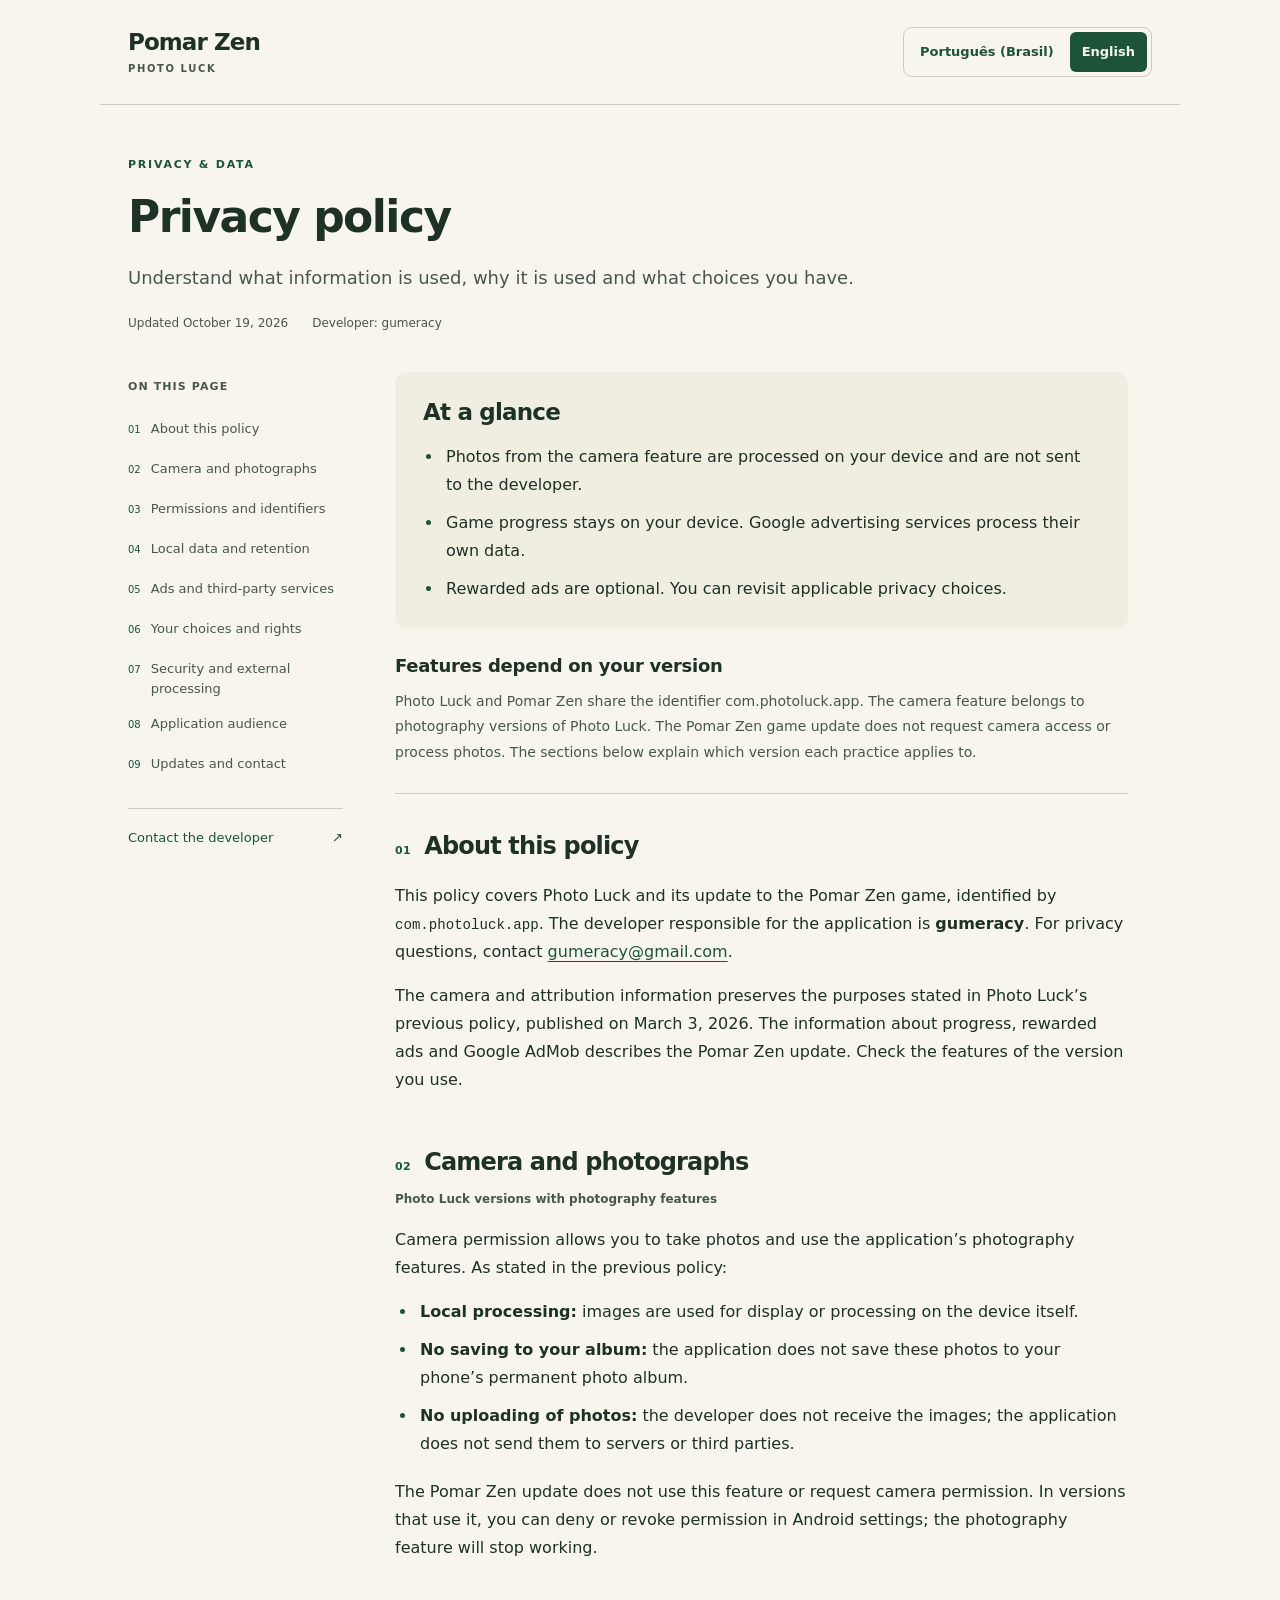
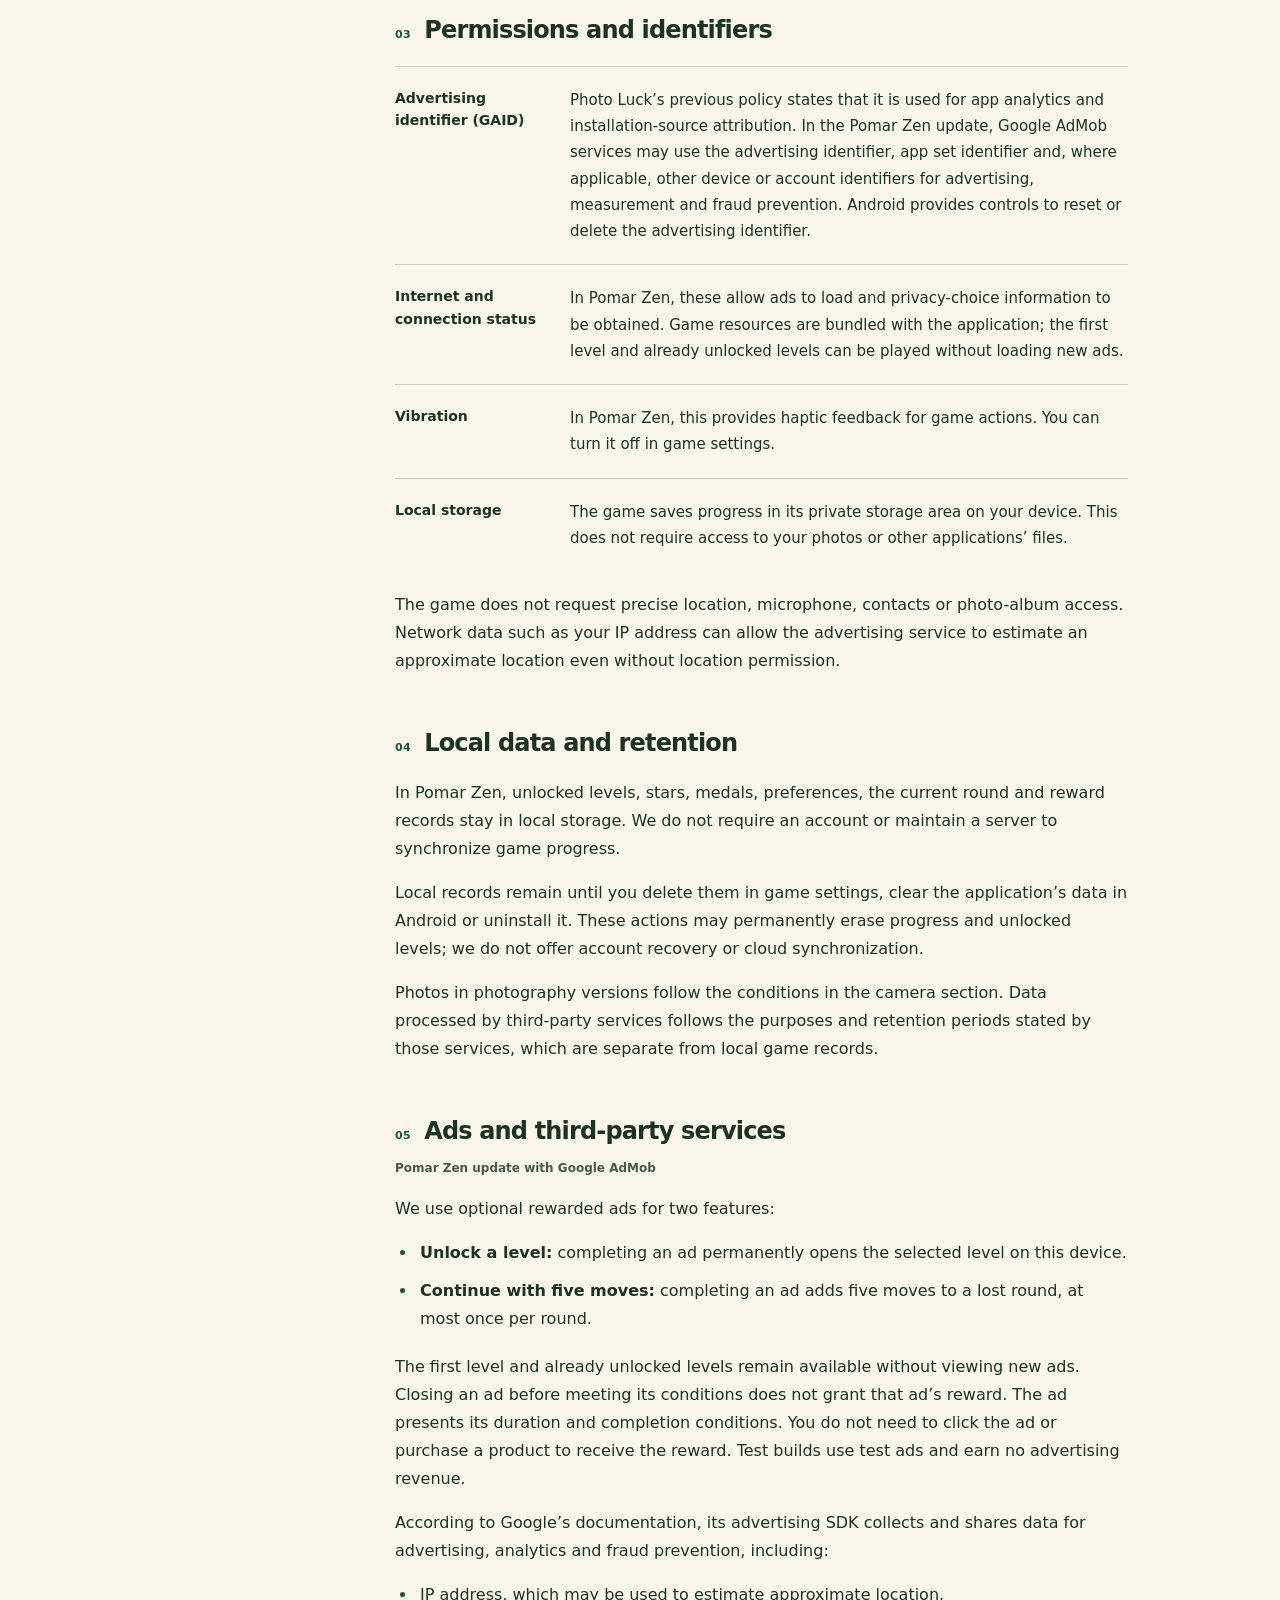
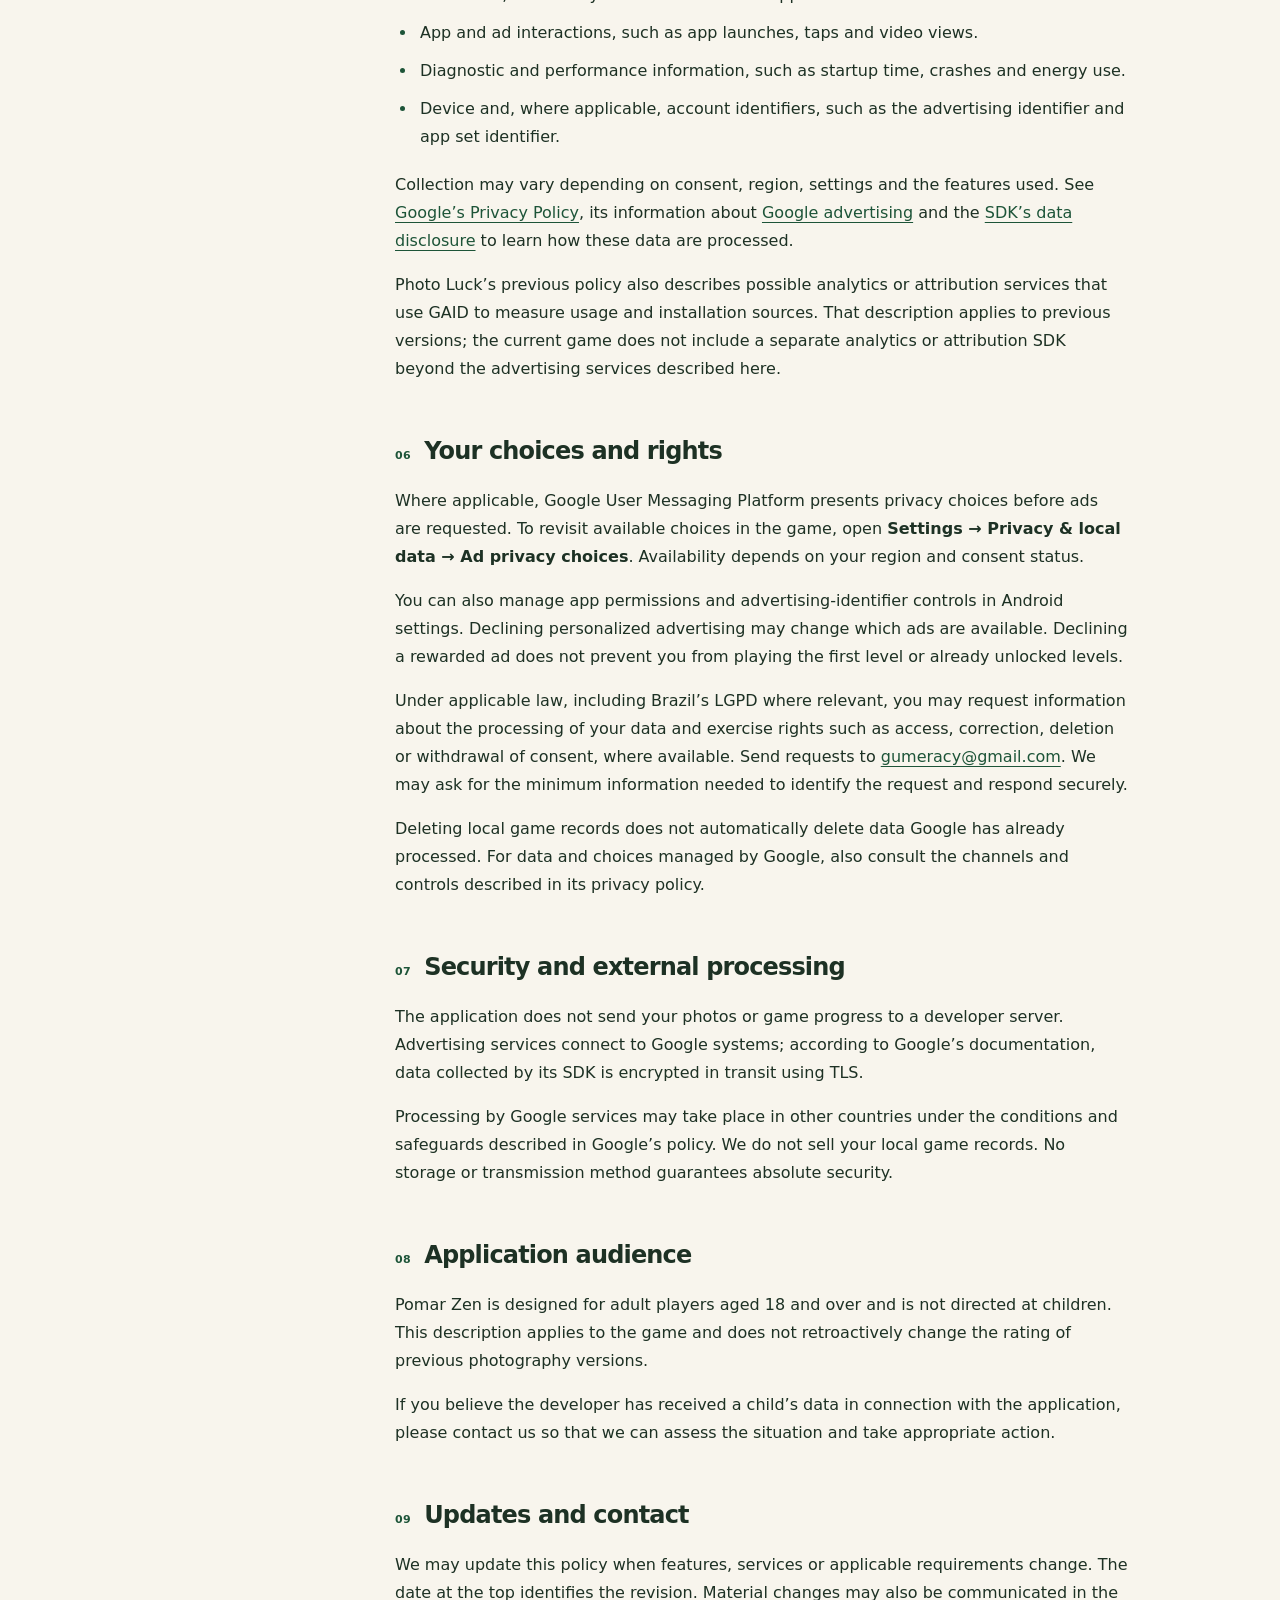
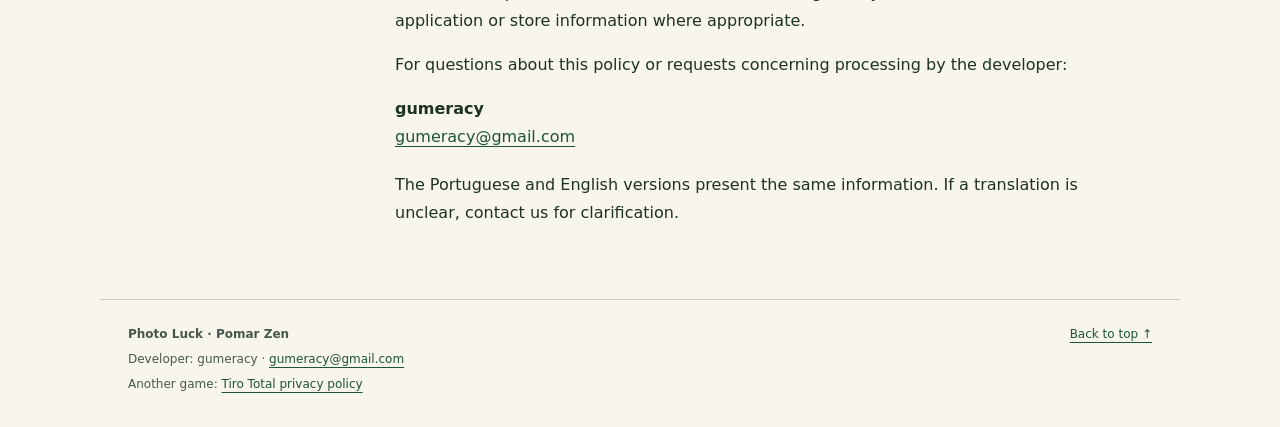
<file: en.html>
<!doctype html>
<html lang="en">
<head>
<meta charset="utf-8">
<meta name="viewport" content="width=device-width, initial-scale=1">
<meta name="description" content="Photo Luck and Pomar Zen privacy: camera, advertising identifiers, rewarded ads and your choices.">
<meta name="color-scheme" content="light">
<title>Privacy policy · Photo Luck / Pomar Zen</title>
<link rel="alternate" hreflang="pt-BR" href="index.html">
<link rel="alternate" hreflang="en" href="en.html">
<link rel="alternate" hreflang="x-default" href="index.html">
<link rel="stylesheet" href="policy.css">
</head>
<body id="inicio">
<a class="skip-link" href="#conteudo">Skip to content</a>
<header class="site-header"><a class="brand" href="index.html">Pomar Zen<span>PHOTO LUCK</span></a><nav class="language-switch" aria-label="Page language"><a href="index.html" lang="pt-BR" hreflang="pt-BR">Português (Brasil)</a><a href="en.html" lang="en" hreflang="en" aria-current="page">English</a></nav></header>
<main id="conteudo" tabindex="-1">
<div class="page-heading"><p class="eyebrow">PRIVACY & DATA</p><h1>Privacy policy</h1><p class="intro">Understand what information is used, why it is used and what choices you have.</p><p class="revision"><time datetime="2026-10-19">Updated October 19, 2026</time><span>Developer: gumeracy</span></p></div>
<div class="reading-layout"><aside class="contents"><nav aria-label="On this page"><p class="contents-title">On this page</p><a href="#sobre"><span>01</span>About this policy</a><a href="#camera"><span>02</span>Camera and photographs</a><a href="#permissoes"><span>03</span>Permissions and identifiers</a><a href="#dados"><span>04</span>Local data and retention</a><a href="#anuncios"><span>05</span>Ads and third-party services</a><a href="#escolhas"><span>06</span>Your choices and rights</a><a href="#seguranca"><span>07</span>Security and external processing</a><a href="#publico"><span>08</span>Application audience</a><a href="#contato"><span>09</span>Updates and contact</a></nav><a class="contact-link" href="mailto:gumeracy@gmail.com">Contact the developer <span aria-hidden="true">↗</span></a></aside>
<article class="policy" aria-label="Privacy policy"><div class="summary"><h2>At a glance</h2><ul><li>Photos from the camera feature are processed on your device and are not sent to the developer.</li><li>Game progress stays on your device. Google advertising services process their own data.</li><li>Rewarded ads are optional. You can revisit applicable privacy choices.</li></ul></div><div class="version-note"><h2>Features depend on your version</h2><p>Photo Luck and Pomar Zen share the identifier com.photoluck.app. The camera feature belongs to photography versions of Photo Luck. The Pomar Zen game update does not request camera access or process photos. The sections below explain which version each practice applies to.</p></div>
<section id="sobre" aria-labelledby="sobre-title"><h2 id="sobre-title"><span class="section-number">01</span>About this policy</h2><p>This policy covers Photo Luck and its update to the Pomar Zen game, identified by <code>com.photoluck.app</code>. The developer responsible for the application is <strong>gumeracy</strong>. For privacy questions, contact <a href="mailto:gumeracy@gmail.com">gumeracy@gmail.com</a>.</p><p>The camera and attribution information preserves the purposes stated in Photo Luck’s previous policy, published on March 3, 2026. The information about progress, rewarded ads and Google AdMob describes the Pomar Zen update. Check the features of the version you use.</p></section>
<section id="camera" aria-labelledby="camera-title"><h2 id="camera-title"><span class="section-number">02</span>Camera and photographs</h2><p class="section-note">Photo Luck versions with photography features</p><p>Camera permission allows you to take photos and use the application’s photography features. As stated in the previous policy:</p><ul><li><strong>Local processing:</strong> images are used for display or processing on the device itself.</li><li><strong>No saving to your album:</strong> the application does not save these photos to your phone’s permanent photo album.</li><li><strong>No uploading of photos:</strong> the developer does not receive the images; the application does not send them to servers or third parties.</li></ul><p>The Pomar Zen update does not use this feature or request camera permission. In versions that use it, you can deny or revoke permission in Android settings; the photography feature will stop working.</p></section>
<section id="permissoes" aria-labelledby="permissoes-title"><h2 id="permissoes-title"><span class="section-number">03</span>Permissions and identifiers</h2><dl class="permission-list"><div><dt>Advertising identifier (GAID)</dt><dd>Photo Luck’s previous policy states that it is used for app analytics and installation-source attribution. In the Pomar Zen update, Google AdMob services may use the advertising identifier, app set identifier and, where applicable, other device or account identifiers for advertising, measurement and fraud prevention. Android provides controls to reset or delete the advertising identifier.</dd></div><div><dt>Internet and connection status</dt><dd>In Pomar Zen, these allow ads to load and privacy-choice information to be obtained. Game resources are bundled with the application; the first level and already unlocked levels can be played without loading new ads.</dd></div><div><dt>Vibration</dt><dd>In Pomar Zen, this provides haptic feedback for game actions. You can turn it off in game settings.</dd></div><div><dt>Local storage</dt><dd>The game saves progress in its private storage area on your device. This does not require access to your photos or other applications’ files.</dd></div></dl><p>The game does not request precise location, microphone, contacts or photo-album access. Network data such as your IP address can allow the advertising service to estimate an approximate location even without location permission.</p></section>
<section id="dados" aria-labelledby="dados-title"><h2 id="dados-title"><span class="section-number">04</span>Local data and retention</h2><p>In Pomar Zen, unlocked levels, stars, medals, preferences, the current round and reward records stay in local storage. We do not require an account or maintain a server to synchronize game progress.</p><p>Local records remain until you delete them in game settings, clear the application’s data in Android or uninstall it. These actions may permanently erase progress and unlocked levels; we do not offer account recovery or cloud synchronization.</p><p>Photos in photography versions follow the conditions in the camera section. Data processed by third-party services follows the purposes and retention periods stated by those services, which are separate from local game records.</p></section>
<section id="anuncios" aria-labelledby="anuncios-title"><h2 id="anuncios-title"><span class="section-number">05</span>Ads and third-party services</h2><p class="section-note">Pomar Zen update with Google AdMob</p><p>We use optional rewarded ads for two features:</p><ul><li><strong>Unlock a level:</strong> completing an ad permanently opens the selected level on this device.</li><li><strong>Continue with five moves:</strong> completing an ad adds five moves to a lost round, at most once per round.</li></ul><p>The first level and already unlocked levels remain available without viewing new ads. Closing an ad before meeting its conditions does not grant that ad’s reward. The ad presents its duration and completion conditions. You do not need to click the ad or purchase a product to receive the reward. Test builds use test ads and earn no advertising revenue.</p><p>According to Google’s documentation, its advertising SDK collects and shares data for advertising, analytics and fraud prevention, including:</p><ul><li>IP address, which may be used to estimate approximate location.</li><li>App and ad interactions, such as app launches, taps and video views.</li><li>Diagnostic and performance information, such as startup time, crashes and energy use.</li><li>Device and, where applicable, account identifiers, such as the advertising identifier and app set identifier.</li></ul><p>Collection may vary depending on consent, region, settings and the features used. See <a href="https://policies.google.com/privacy">Google’s Privacy Policy</a>, its information about <a href="https://policies.google.com/technologies/ads">Google advertising</a> and the <a href="https://developers.google.com/admob/android/next-gen/privacy/play-data-disclosure">SDK’s data disclosure</a> to learn how these data are processed.</p><p>Photo Luck’s previous policy also describes possible analytics or attribution services that use GAID to measure usage and installation sources. That description applies to previous versions; the current game does not include a separate analytics or attribution SDK beyond the advertising services described here.</p></section>
<section id="escolhas" aria-labelledby="escolhas-title"><h2 id="escolhas-title"><span class="section-number">06</span>Your choices and rights</h2><p>Where applicable, Google User Messaging Platform presents privacy choices before ads are requested. To revisit available choices in the game, open <strong>Settings → Privacy & local data → Ad privacy choices</strong>. Availability depends on your region and consent status.</p><p>You can also manage app permissions and advertising-identifier controls in Android settings. Declining personalized advertising may change which ads are available. Declining a rewarded ad does not prevent you from playing the first level or already unlocked levels.</p><p>Under applicable law, including Brazil’s LGPD where relevant, you may request information about the processing of your data and exercise rights such as access, correction, deletion or withdrawal of consent, where available. Send requests to <a href="mailto:gumeracy@gmail.com">gumeracy@gmail.com</a>. We may ask for the minimum information needed to identify the request and respond securely.</p><p>Deleting local game records does not automatically delete data Google has already processed. For data and choices managed by Google, also consult the channels and controls described in its privacy policy.</p></section>
<section id="seguranca" aria-labelledby="seguranca-title"><h2 id="seguranca-title"><span class="section-number">07</span>Security and external processing</h2><p>The application does not send your photos or game progress to a developer server. Advertising services connect to Google systems; according to Google’s documentation, data collected by its SDK is encrypted in transit using TLS.</p><p>Processing by Google services may take place in other countries under the conditions and safeguards described in Google’s policy. We do not sell your local game records. No storage or transmission method guarantees absolute security.</p></section>
<section id="publico" aria-labelledby="publico-title"><h2 id="publico-title"><span class="section-number">08</span>Application audience</h2><p>Pomar Zen is designed for adult players aged 18 and over and is not directed at children. This description applies to the game and does not retroactively change the rating of previous photography versions.</p><p>If you believe the developer has received a child’s data in connection with the application, please contact us so that we can assess the situation and take appropriate action.</p></section>
<section id="contato" aria-labelledby="contato-title"><h2 id="contato-title"><span class="section-number">09</span>Updates and contact</h2><p>We may update this policy when features, services or applicable requirements change. The date at the top identifies the revision. Material changes may also be communicated in the application or store information where appropriate.</p><p>For questions about this policy or requests concerning processing by the developer:</p><address><strong>gumeracy</strong><br><a href="mailto:gumeracy@gmail.com">gumeracy@gmail.com</a></address><p>The Portuguese and English versions present the same information. If a translation is unclear, contact us for clarification.</p></section>
</article></div>
</main>
<footer class="site-footer"><div><strong>Photo Luck · Pomar Zen</strong><span>Developer: gumeracy · <a href="mailto:gumeracy@gmail.com">gumeracy@gmail.com</a></span><span>Another game: <a href="tiro-total/privacy/en.html">Tiro Total privacy policy</a></span></div><a href="#inicio">Back to top <span aria-hidden="true">↑</span></a></footer>
</body>
</html>
</file>
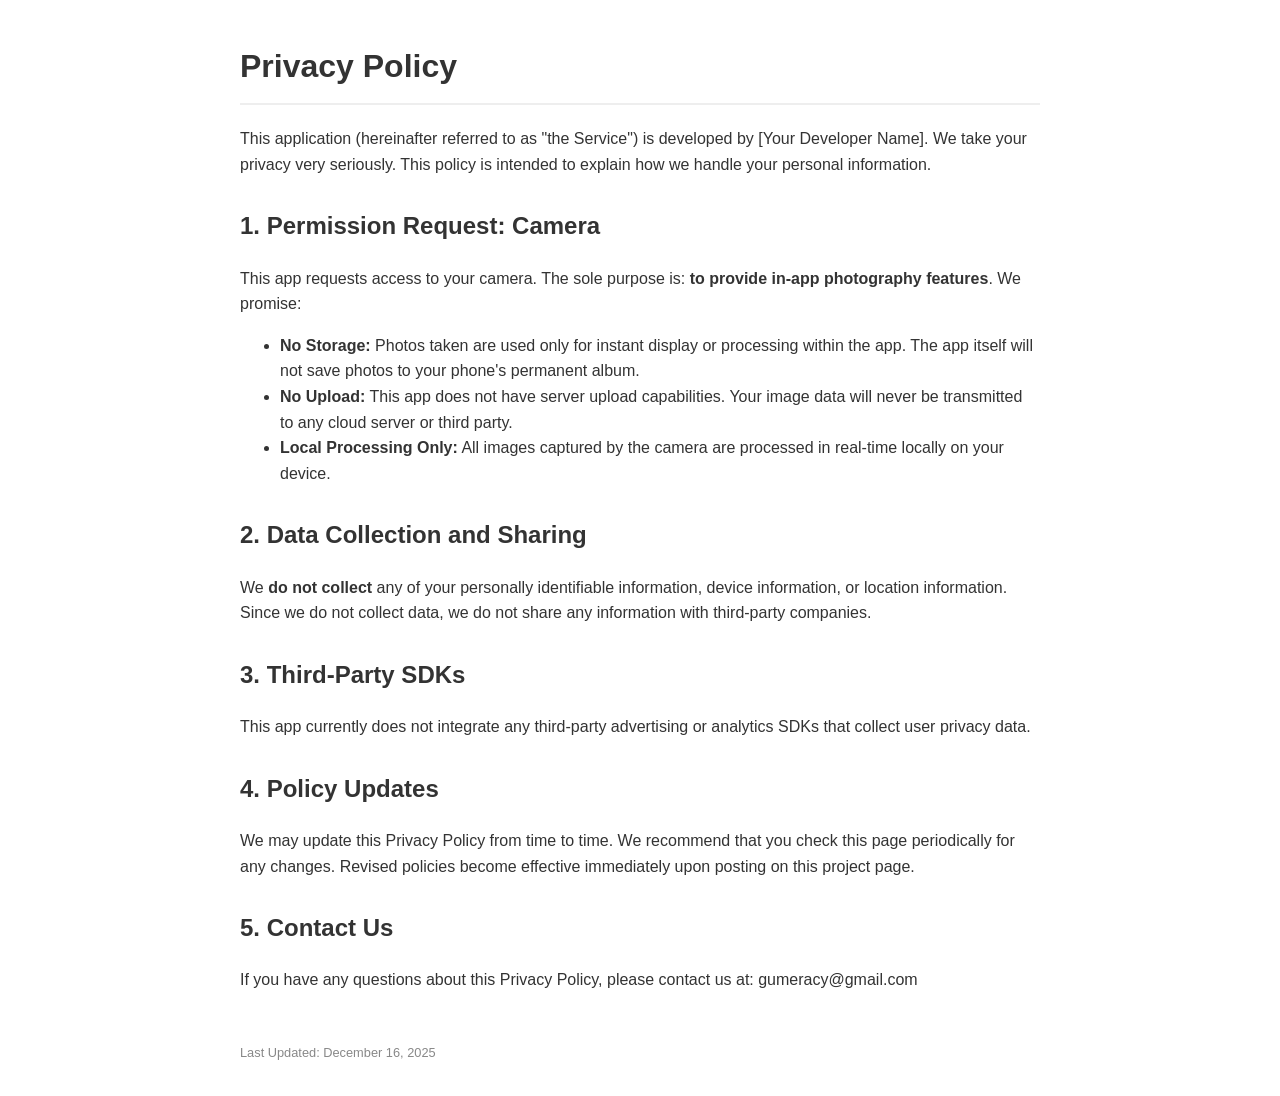
<file: photo-luck-privacy-policy.html>
<!DOCTYPE html>
<html lang="en">
<head>
    <meta charset="UTF-8">
    <meta name="viewport" content="width=device-width, initial-scale=1.0">
    <title>Privacy Policy - Photo Luck</title>
    <style>
        body { font-family: sans-serif; line-height: 1.6; padding: 20px; max-width: 800px; margin: 0 auto; color: #333; }
        h1 { border-bottom: 2px solid #eee; padding-bottom: 10px; }
        h2 { margin-top: 30px; }
    </style>
</head>
<body>
    <h1>Privacy Policy</h1>
    <p>This application (hereinafter referred to as "the Service") is developed by [Your Developer Name]. We take your privacy very seriously. This policy is intended to explain how we handle your personal information.</p>

    <h2>1. Permission Request: Camera</h2>
    <p>This app requests access to your camera. The sole purpose is: <strong>to provide in-app photography features</strong>. We promise:</p>
    <ul>
        <li><strong>No Storage:</strong> Photos taken are used only for instant display or processing within the app. The app itself will not save photos to your phone's permanent album.</li>
        <li><strong>No Upload:</strong> This app does not have server upload capabilities. Your image data will never be transmitted to any cloud server or third party.</li>
        <li><strong>Local Processing Only:</strong> All images captured by the camera are processed in real-time locally on your device.</li>
    </ul>

    <h2>2. Data Collection and Sharing</h2>
    <p>We <strong>do not collect</strong> any of your personally identifiable information, device information, or location information. Since we do not collect data, we do not share any information with third-party companies.</p>

    <h2>3. Third-Party SDKs</h2>
    <p>This app currently does not integrate any third-party advertising or analytics SDKs that collect user privacy data.</p>

    <h2>4. Policy Updates</h2>
    <p>We may update this Privacy Policy from time to time. We recommend that you check this page periodically for any changes. Revised policies become effective immediately upon posting on this project page.</p>

    <h2>5. Contact Us</h2>
    <p>If you have any questions about this Privacy Policy, please contact us at: gumeracy@gmail.com</p>

    <p style="margin-top: 50px; font-size: 0.8em; color: #888;">Last Updated: December 16, 2025</p>
</body>
</html>
</file>
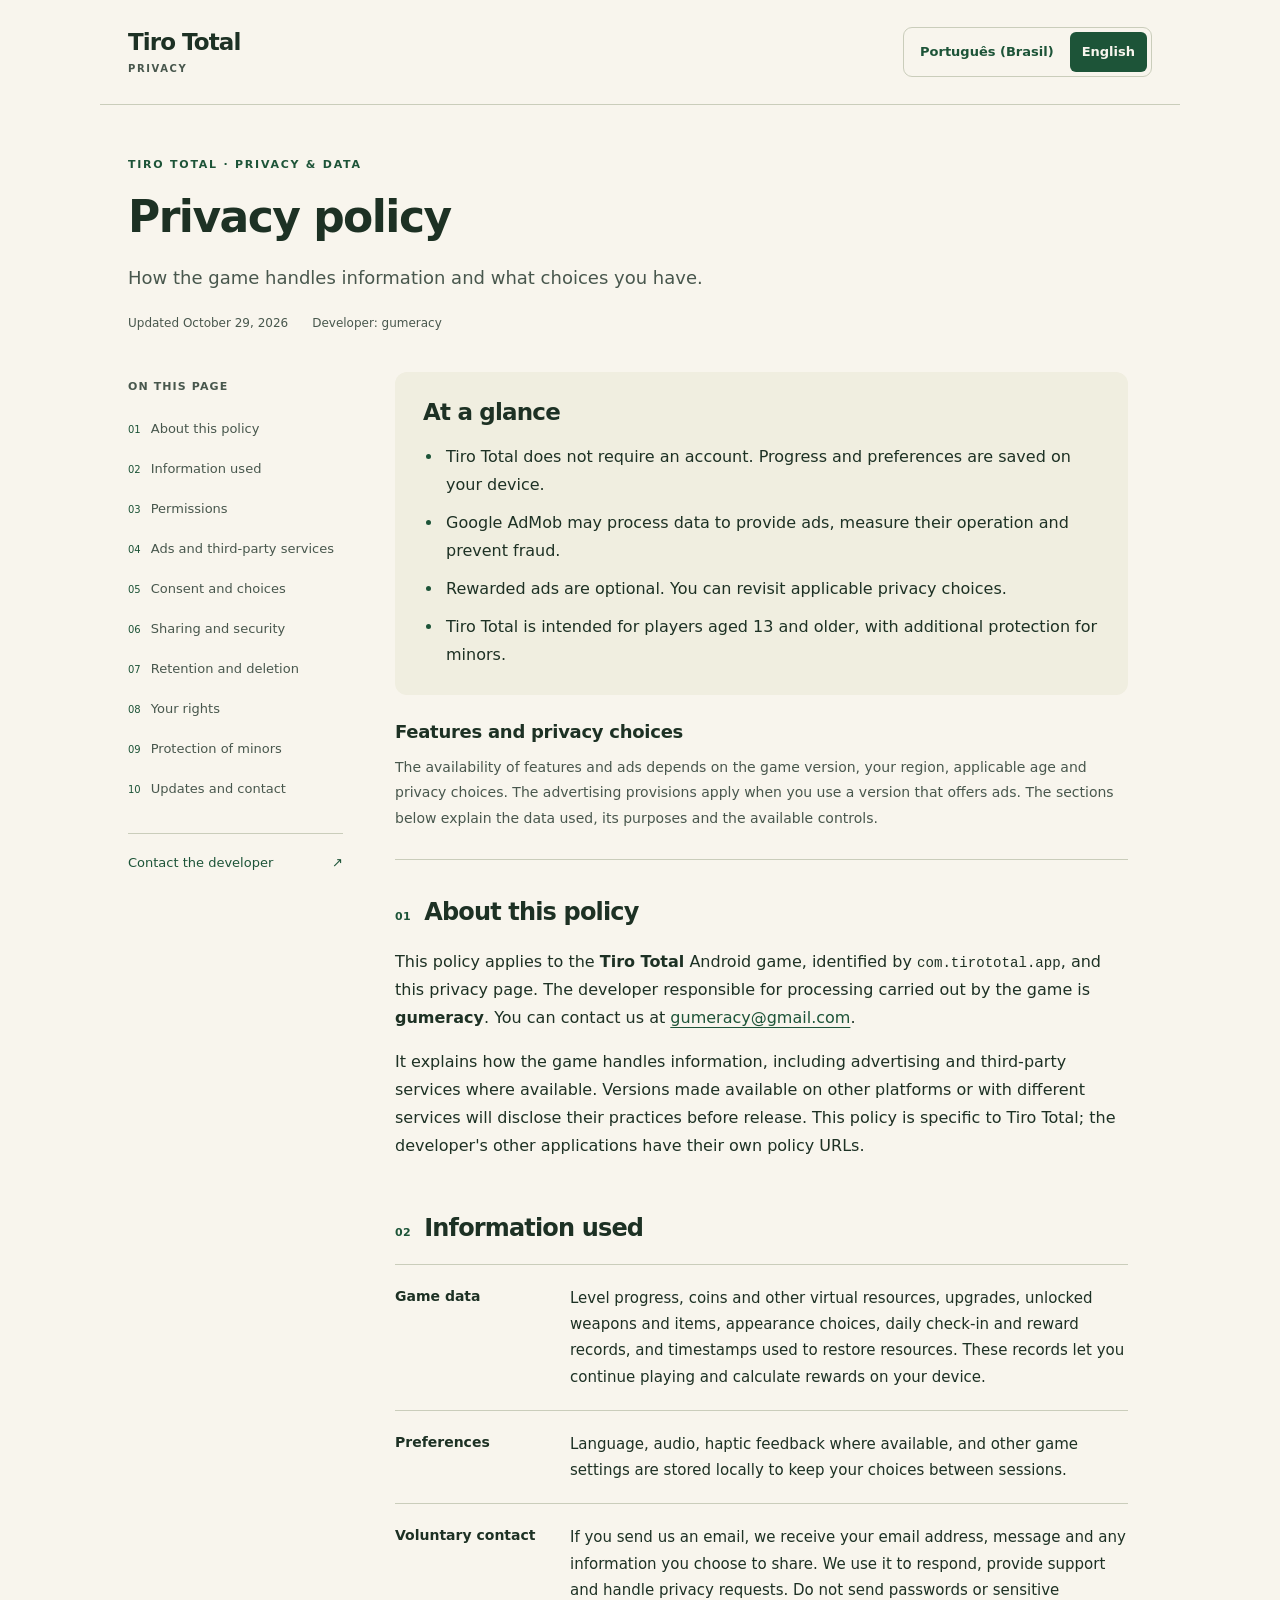
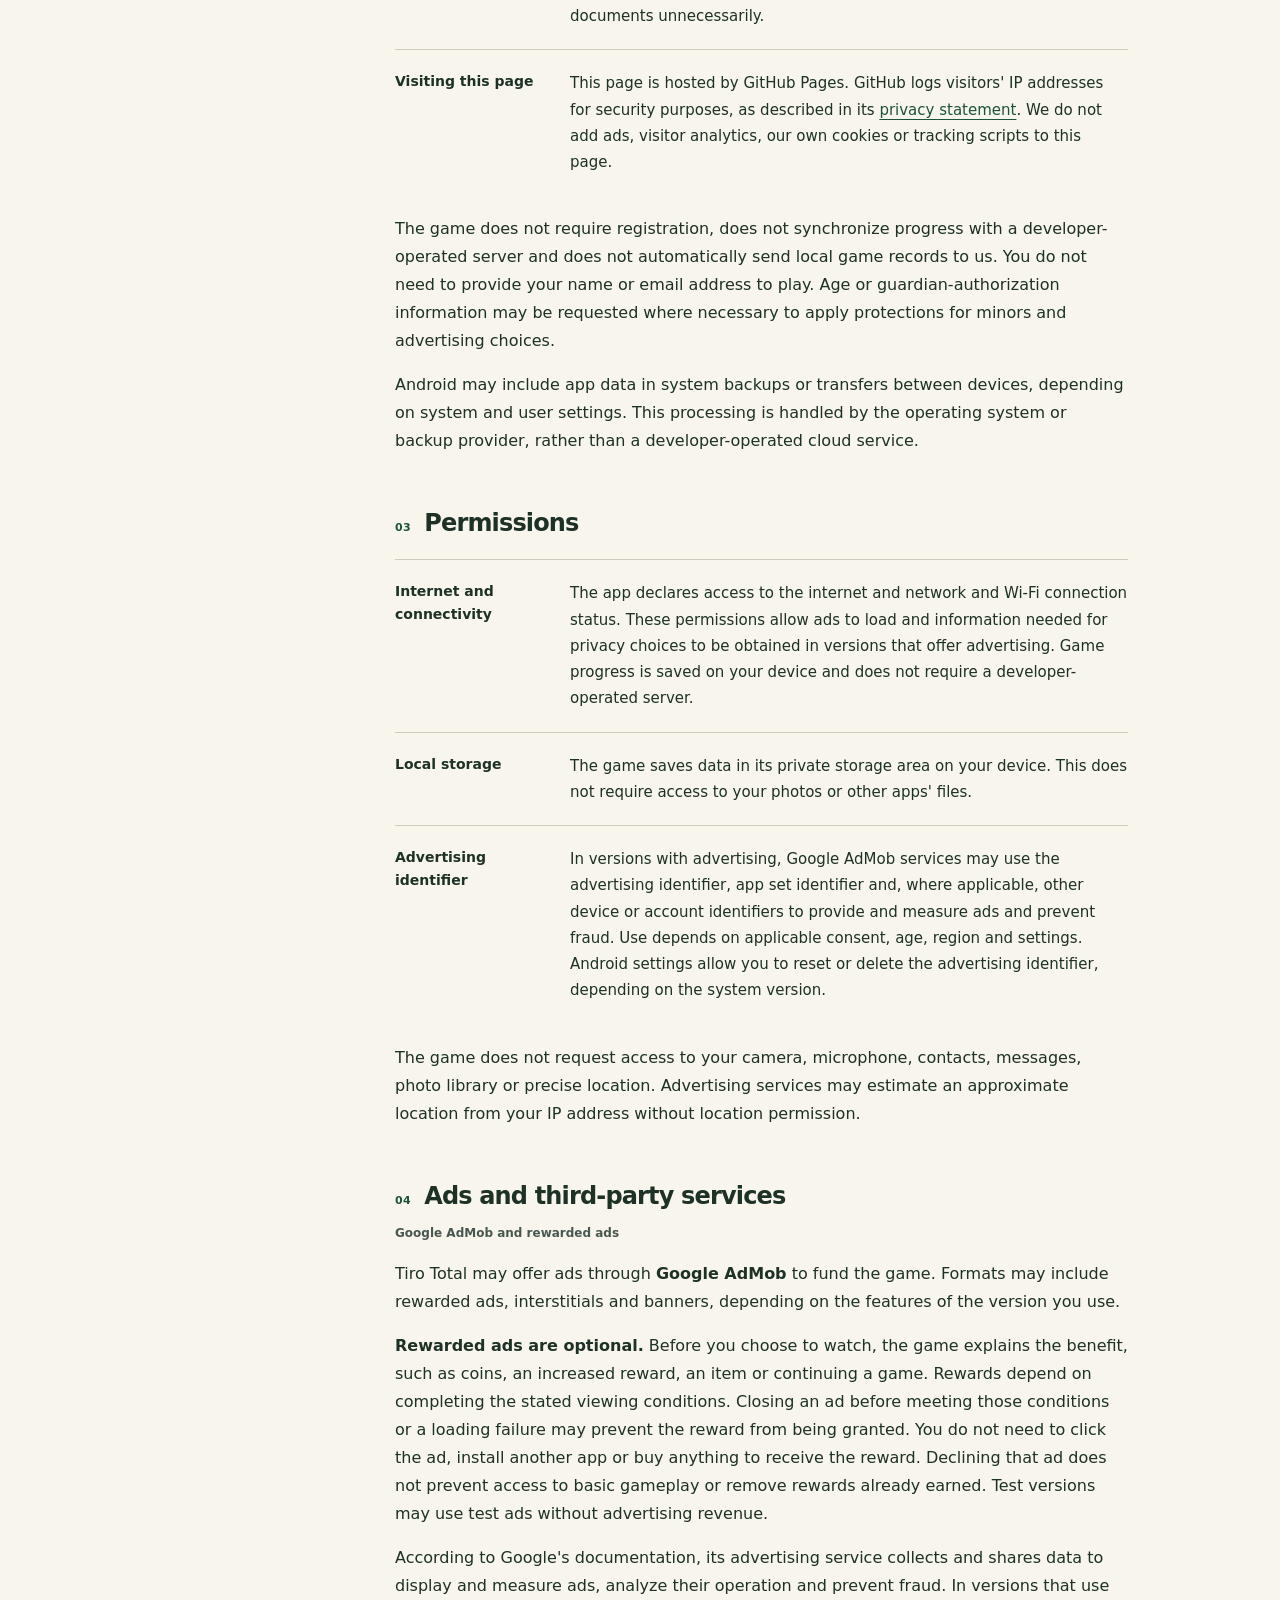
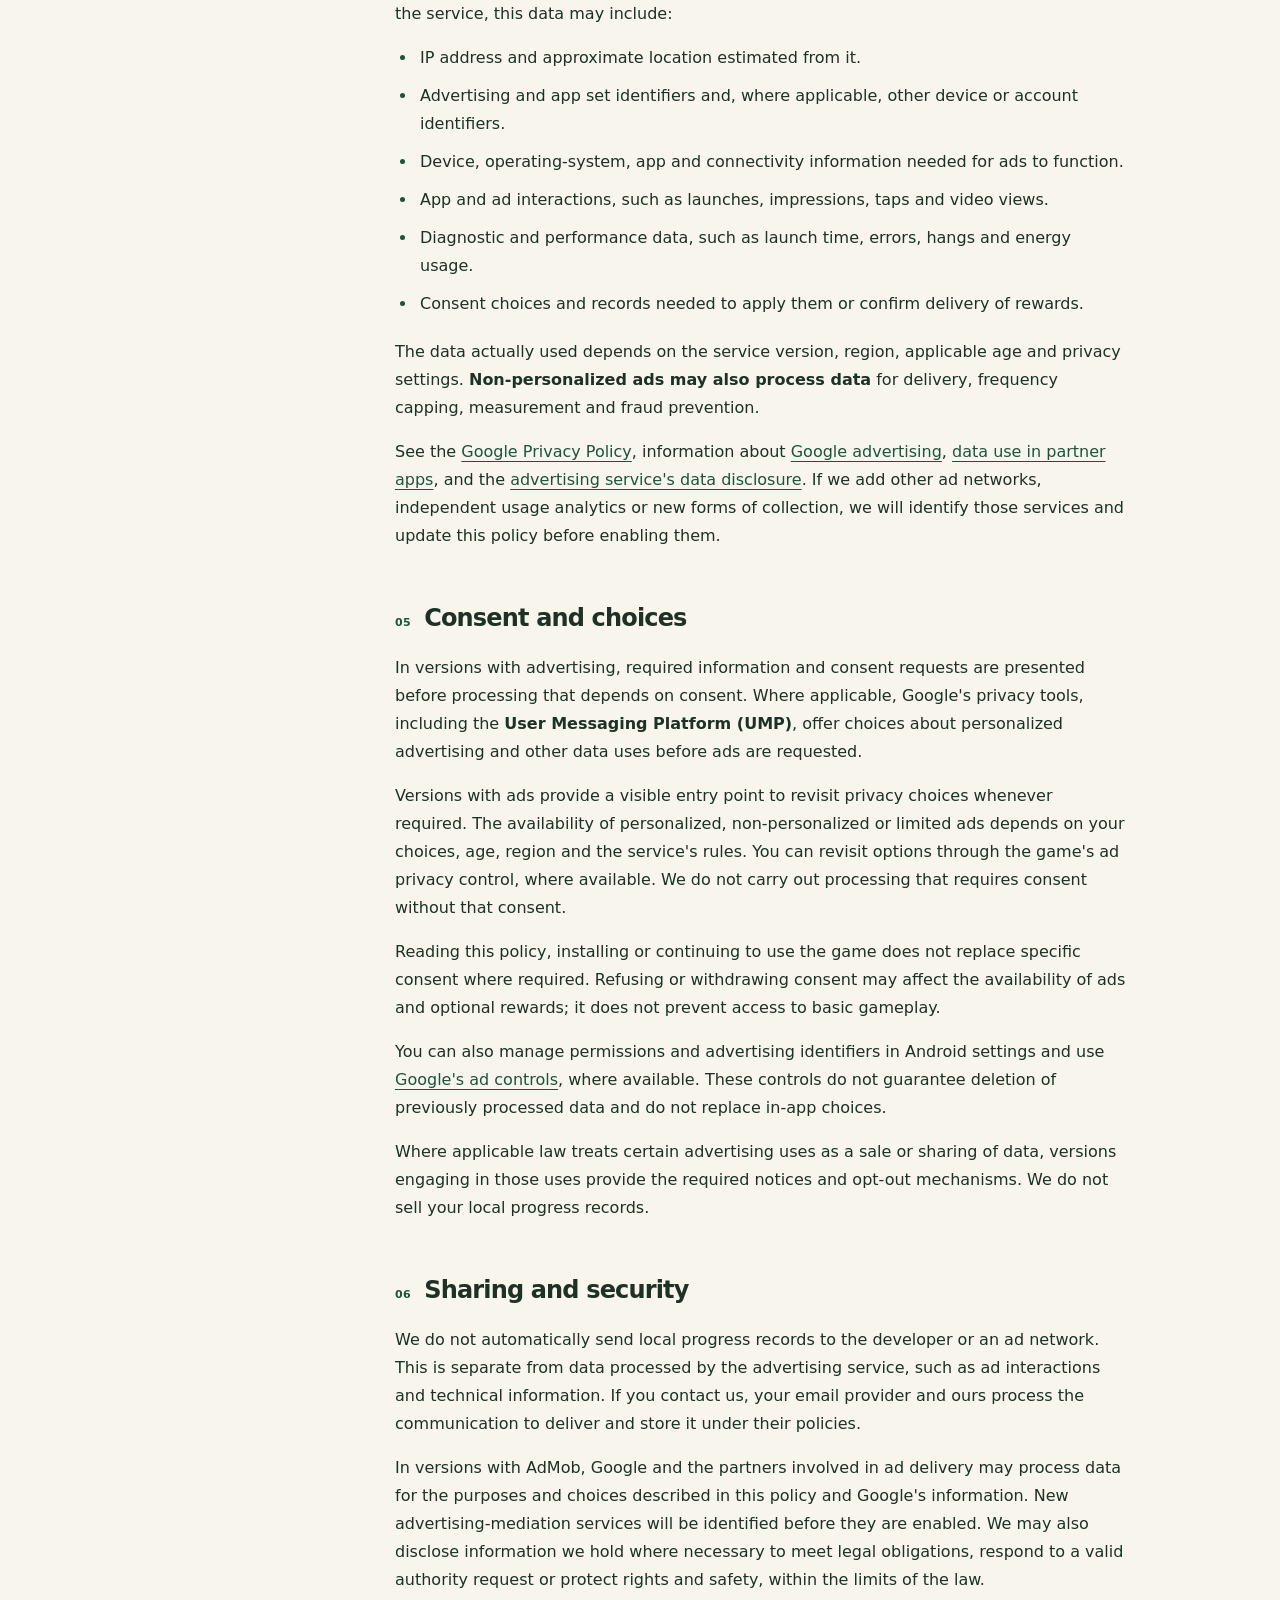
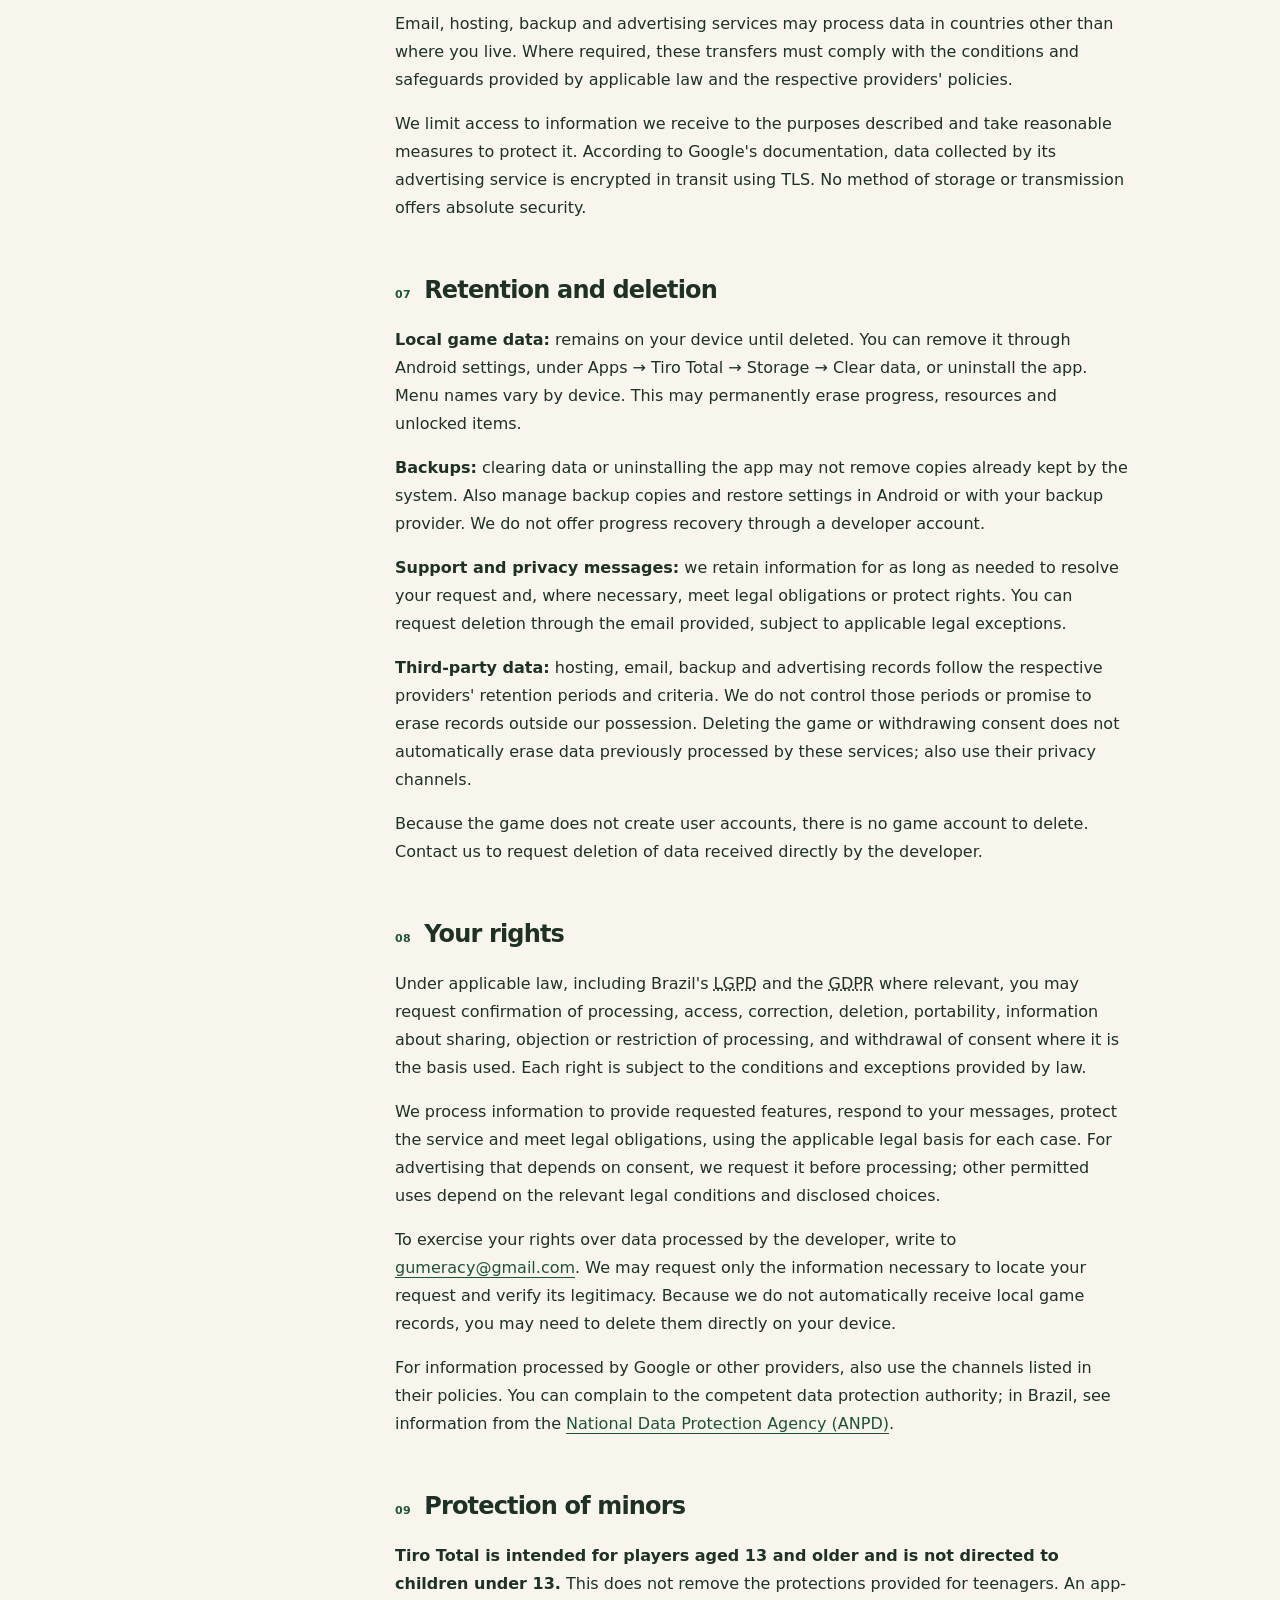
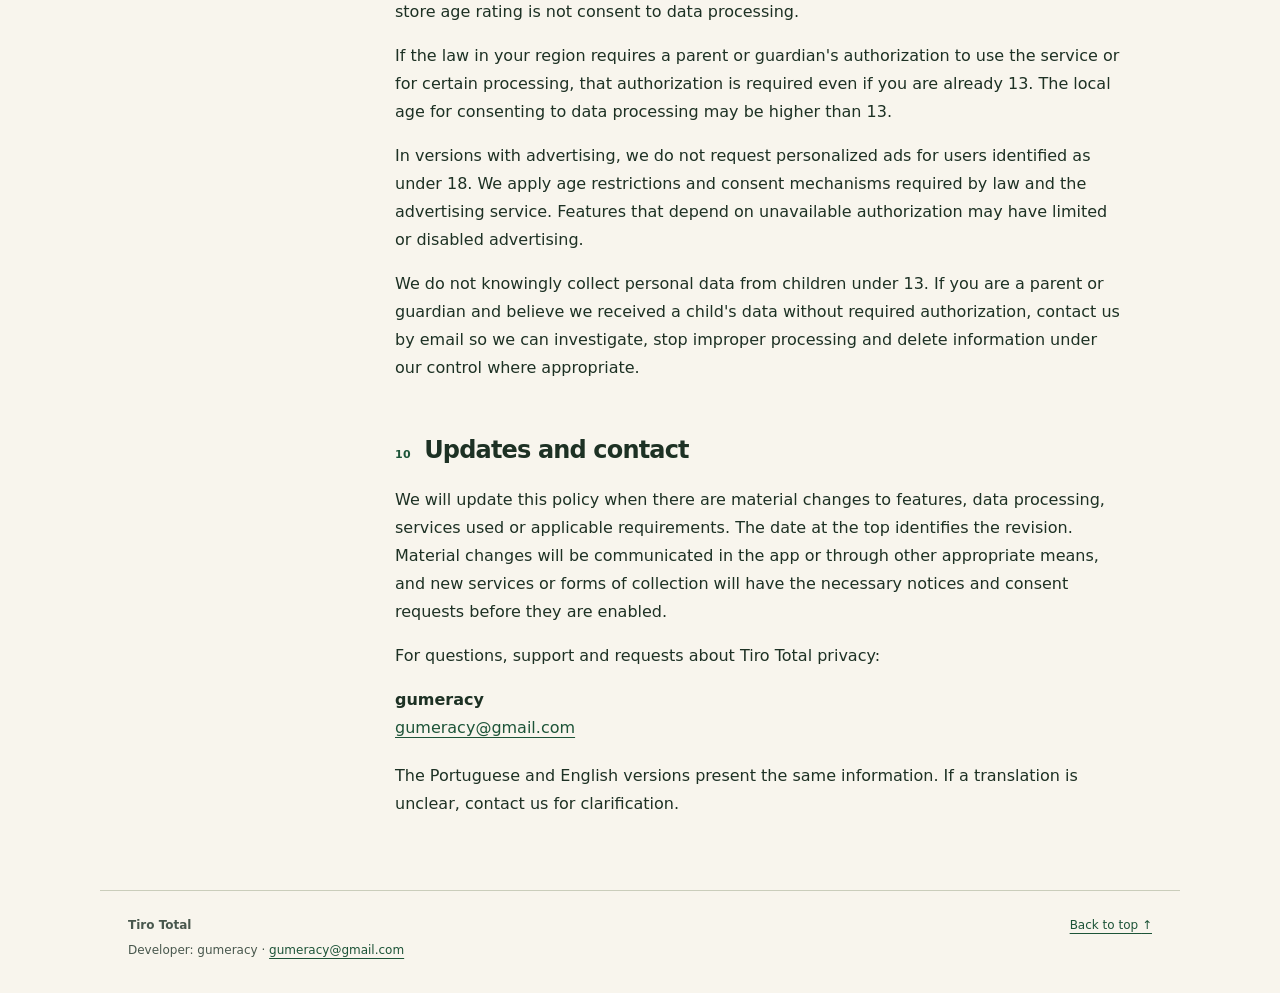
<file: tiro-total/privacy/en.html>
<!doctype html>
<html lang="en">
<head>
  <meta charset="utf-8">
  <meta name="viewport" content="width=device-width, initial-scale=1">
  <meta name="description" content="Tiro Total privacy policy: local data, Google AdMob advertising, protection of minors and your rights.">
  <meta name="color-scheme" content="light">
  <title>Privacy policy · Tiro Total</title>
  <link rel="canonical" href="https://gumcrey.github.io/tiro-total/privacy/en.html">
  <link rel="alternate" hreflang="pt-BR" href="https://gumcrey.github.io/tiro-total/privacy/">
  <link rel="alternate" hreflang="en" href="https://gumcrey.github.io/tiro-total/privacy/en.html">
  <link rel="alternate" hreflang="x-default" href="https://gumcrey.github.io/tiro-total/privacy/">
  <link rel="stylesheet" href="../../policy.css">
</head>
<body id="inicio">
  <a class="skip-link" href="#conteudo">Skip to content</a>
  <header class="site-header">
    <a class="brand" href="./">Tiro Total<span>PRIVACY</span></a>
    <nav class="language-switch" aria-label="Page language">
      <a href="./" lang="pt-BR" hreflang="pt-BR">Português (Brasil)</a>
      <a href="en.html" lang="en" hreflang="en" aria-current="page">English</a>
    </nav>
  </header>
  <main id="conteudo" tabindex="-1">
    <div class="page-heading">
      <p class="eyebrow">TIRO TOTAL · PRIVACY &amp; DATA</p>
      <h1>Privacy policy</h1>
      <p class="intro">How the game handles information and what choices you have.</p>
      <p class="revision"><time datetime="2026-10-29">Updated October 29, 2026</time><span>Developer: gumeracy</span></p>
    </div>
    <div class="reading-layout">
      <aside class="contents">
        <nav aria-label="On this page">
          <p class="contents-title">On this page</p>
          <a href="#sobre"><span>01</span>About this policy</a>
          <a href="#dados"><span>02</span>Information used</a>
          <a href="#permissoes"><span>03</span>Permissions</a>
          <a href="#anuncios"><span>04</span>Ads and third-party services</a>
          <a href="#escolhas"><span>05</span>Consent and choices</a>
          <a href="#compartilhamento"><span>06</span>Sharing and security</a>
          <a href="#conservacao"><span>07</span>Retention and deletion</a>
          <a href="#direitos"><span>08</span>Your rights</a>
          <a href="#menores"><span>09</span>Protection of minors</a>
          <a href="#contato"><span>10</span>Updates and contact</a>
        </nav>
        <a class="contact-link" href="mailto:gumeracy@gmail.com">Contact the developer <span aria-hidden="true">↗</span></a>
      </aside>
      <article class="policy" aria-label="Tiro Total privacy policy">
        <div class="summary">
          <h2>At a glance</h2>
          <ul>
            <li>Tiro Total does not require an account. Progress and preferences are saved on your device.</li>
            <li>Google AdMob may process data to provide ads, measure their operation and prevent fraud.</li>
            <li>Rewarded ads are optional. You can revisit applicable privacy choices.</li>
            <li>Tiro Total is intended for players aged 13 and older, with additional protection for minors.</li>
          </ul>
        </div>
        <div class="version-note">
          <h2>Features and privacy choices</h2>
          <p>The availability of features and ads depends on the game version, your region, applicable age and privacy choices. The advertising provisions apply when you use a version that offers ads. The sections below explain the data used, its purposes and the available controls.</p>
        </div>

        <section id="sobre" aria-labelledby="sobre-title">
          <h2 id="sobre-title"><span class="section-number">01</span>About this policy</h2>
          <p>This policy applies to the <strong>Tiro Total</strong> Android game, identified by <code>com.tirototal.app</code>, and this privacy page. The developer responsible for processing carried out by the game is <strong>gumeracy</strong>. You can contact us at <a href="mailto:gumeracy@gmail.com">gumeracy@gmail.com</a>.</p>
          <p>It explains how the game handles information, including advertising and third-party services where available. Versions made available on other platforms or with different services will disclose their practices before release. This policy is specific to Tiro Total; the developer's other applications have their own policy URLs.</p>
        </section>

        <section id="dados" aria-labelledby="dados-title">
          <h2 id="dados-title"><span class="section-number">02</span>Information used</h2>
          <dl class="permission-list">
            <div><dt>Game data</dt><dd>Level progress, coins and other virtual resources, upgrades, unlocked weapons and items, appearance choices, daily check-in and reward records, and timestamps used to restore resources. These records let you continue playing and calculate rewards on your device.</dd></div>
            <div><dt>Preferences</dt><dd>Language, audio, haptic feedback where available, and other game settings are stored locally to keep your choices between sessions.</dd></div>
            <div><dt>Voluntary contact</dt><dd>If you send us an email, we receive your email address, message and any information you choose to share. We use it to respond, provide support and handle privacy requests. Do not send passwords or sensitive documents unnecessarily.</dd></div>
            <div><dt>Visiting this page</dt><dd>This page is hosted by GitHub Pages. GitHub logs visitors' IP addresses for security purposes, as described in its <a href="https://docs.github.com/en/site-policy/privacy-policies/github-general-privacy-statement">privacy statement</a>. We do not add ads, visitor analytics, our own cookies or tracking scripts to this page.</dd></div>
          </dl>
          <p>The game does not require registration, does not synchronize progress with a developer-operated server and does not automatically send local game records to us. You do not need to provide your name or email address to play. Age or guardian-authorization information may be requested where necessary to apply protections for minors and advertising choices.</p>
          <p>Android may include app data in system backups or transfers between devices, depending on system and user settings. This processing is handled by the operating system or backup provider, rather than a developer-operated cloud service.</p>
        </section>

        <section id="permissoes" aria-labelledby="permissoes-title">
          <h2 id="permissoes-title"><span class="section-number">03</span>Permissions</h2>
          <dl class="permission-list">
            <div><dt>Internet and connectivity</dt><dd>The app declares access to the internet and network and Wi-Fi connection status. These permissions allow ads to load and information needed for privacy choices to be obtained in versions that offer advertising. Game progress is saved on your device and does not require a developer-operated server.</dd></div>
            <div><dt>Local storage</dt><dd>The game saves data in its private storage area on your device. This does not require access to your photos or other apps' files.</dd></div>
            <div><dt>Advertising identifier</dt><dd>In versions with advertising, Google AdMob services may use the advertising identifier, app set identifier and, where applicable, other device or account identifiers to provide and measure ads and prevent fraud. Use depends on applicable consent, age, region and settings. Android settings allow you to reset or delete the advertising identifier, depending on the system version.</dd></div>
          </dl>
          <p>The game does not request access to your camera, microphone, contacts, messages, photo library or precise location. Advertising services may estimate an approximate location from your IP address without location permission.</p>
        </section>

        <section id="anuncios" aria-labelledby="anuncios-title">
          <h2 id="anuncios-title"><span class="section-number">04</span>Ads and third-party services</h2>
          <p class="section-note">Google AdMob and rewarded ads</p>
          <p>Tiro Total may offer ads through <strong>Google AdMob</strong> to fund the game. Formats may include rewarded ads, interstitials and banners, depending on the features of the version you use.</p>
          <p><strong>Rewarded ads are optional.</strong> Before you choose to watch, the game explains the benefit, such as coins, an increased reward, an item or continuing a game. Rewards depend on completing the stated viewing conditions. Closing an ad before meeting those conditions or a loading failure may prevent the reward from being granted. You do not need to click the ad, install another app or buy anything to receive the reward. Declining that ad does not prevent access to basic gameplay or remove rewards already earned. Test versions may use test ads without advertising revenue.</p>
          <p>According to Google's documentation, its advertising service collects and shares data to display and measure ads, analyze their operation and prevent fraud. In versions that use the service, this data may include:</p>
          <ul>
            <li>IP address and approximate location estimated from it.</li>
            <li>Advertising and app set identifiers and, where applicable, other device or account identifiers.</li>
            <li>Device, operating-system, app and connectivity information needed for ads to function.</li>
            <li>App and ad interactions, such as launches, impressions, taps and video views.</li>
            <li>Diagnostic and performance data, such as launch time, errors, hangs and energy usage.</li>
            <li>Consent choices and records needed to apply them or confirm delivery of rewards.</li>
          </ul>
          <p>The data actually used depends on the service version, region, applicable age and privacy settings. <strong>Non-personalized ads may also process data</strong> for delivery, frequency capping, measurement and fraud prevention.</p>
          <p>See the <a href="https://policies.google.com/privacy">Google Privacy Policy</a>, information about <a href="https://policies.google.com/technologies/ads">Google advertising</a>, <a href="https://policies.google.com/technologies/partner-sites">data use in partner apps</a>, and the <a href="https://developers.google.com/admob/android/privacy/play-data-disclosure">advertising service's data disclosure</a>. If we add other ad networks, independent usage analytics or new forms of collection, we will identify those services and update this policy before enabling them.</p>
        </section>

        <section id="escolhas" aria-labelledby="escolhas-title">
          <h2 id="escolhas-title"><span class="section-number">05</span>Consent and choices</h2>
          <p>In versions with advertising, required information and consent requests are presented before processing that depends on consent. Where applicable, Google's privacy tools, including the <strong>User Messaging Platform (UMP)</strong>, offer choices about personalized advertising and other data uses before ads are requested.</p>
          <p>Versions with ads provide a visible entry point to revisit privacy choices whenever required. The availability of personalized, non-personalized or limited ads depends on your choices, age, region and the service's rules. You can revisit options through the game's ad privacy control, where available. We do not carry out processing that requires consent without that consent.</p>
          <p>Reading this policy, installing or continuing to use the game does not replace specific consent where required. Refusing or withdrawing consent may affect the availability of ads and optional rewards; it does not prevent access to basic gameplay.</p>
          <p>You can also manage permissions and advertising identifiers in Android settings and use <a href="https://myadcenter.google.com/">Google's ad controls</a>, where available. These controls do not guarantee deletion of previously processed data and do not replace in-app choices.</p>
          <p>Where applicable law treats certain advertising uses as a sale or sharing of data, versions engaging in those uses provide the required notices and opt-out mechanisms. We do not sell your local progress records.</p>
        </section>

        <section id="compartilhamento" aria-labelledby="compartilhamento-title">
          <h2 id="compartilhamento-title"><span class="section-number">06</span>Sharing and security</h2>
          <p>We do not automatically send local progress records to the developer or an ad network. This is separate from data processed by the advertising service, such as ad interactions and technical information. If you contact us, your email provider and ours process the communication to deliver and store it under their policies.</p>
          <p>In versions with AdMob, Google and the partners involved in ad delivery may process data for the purposes and choices described in this policy and Google's information. New advertising-mediation services will be identified before they are enabled. We may also disclose information we hold where necessary to meet legal obligations, respond to a valid authority request or protect rights and safety, within the limits of the law.</p>
          <p>Email, hosting, backup and advertising services may process data in countries other than where you live. Where required, these transfers must comply with the conditions and safeguards provided by applicable law and the respective providers' policies.</p>
          <p>We limit access to information we receive to the purposes described and take reasonable measures to protect it. According to Google's documentation, data collected by its advertising service is encrypted in transit using TLS. No method of storage or transmission offers absolute security.</p>
        </section>

        <section id="conservacao" aria-labelledby="conservacao-title">
          <h2 id="conservacao-title"><span class="section-number">07</span>Retention and deletion</h2>
          <p><strong>Local game data:</strong> remains on your device until deleted. You can remove it through Android settings, under Apps → Tiro Total → Storage → Clear data, or uninstall the app. Menu names vary by device. This may permanently erase progress, resources and unlocked items.</p>
          <p><strong>Backups:</strong> clearing data or uninstalling the app may not remove copies already kept by the system. Also manage backup copies and restore settings in Android or with your backup provider. We do not offer progress recovery through a developer account.</p>
          <p><strong>Support and privacy messages:</strong> we retain information for as long as needed to resolve your request and, where necessary, meet legal obligations or protect rights. You can request deletion through the email provided, subject to applicable legal exceptions.</p>
          <p><strong>Third-party data:</strong> hosting, email, backup and advertising records follow the respective providers' retention periods and criteria. We do not control those periods or promise to erase records outside our possession. Deleting the game or withdrawing consent does not automatically erase data previously processed by these services; also use their privacy channels.</p>
          <p>Because the game does not create user accounts, there is no game account to delete. Contact us to request deletion of data received directly by the developer.</p>
        </section>

        <section id="direitos" aria-labelledby="direitos-title">
          <h2 id="direitos-title"><span class="section-number">08</span>Your rights</h2>
          <p>Under applicable law, including Brazil's <abbr title="Lei Geral de Proteção de Dados Pessoais">LGPD</abbr> and the <abbr title="General Data Protection Regulation">GDPR</abbr> where relevant, you may request confirmation of processing, access, correction, deletion, portability, information about sharing, objection or restriction of processing, and withdrawal of consent where it is the basis used. Each right is subject to the conditions and exceptions provided by law.</p>
          <p>We process information to provide requested features, respond to your messages, protect the service and meet legal obligations, using the applicable legal basis for each case. For advertising that depends on consent, we request it before processing; other permitted uses depend on the relevant legal conditions and disclosed choices.</p>
          <p>To exercise your rights over data processed by the developer, write to <a href="mailto:gumeracy@gmail.com">gumeracy@gmail.com</a>. We may request only the information necessary to locate your request and verify its legitimacy. Because we do not automatically receive local game records, you may need to delete them directly on your device.</p>
          <p>For information processed by Google or other providers, also use the channels listed in their policies. You can complain to the competent data protection authority; in Brazil, see information from the <a href="https://www.gov.br/anpd/pt-br/assuntos/titular-de-dados/direito-dos-titulares">National Data Protection Agency (ANPD)</a>.</p>
        </section>

        <section id="menores" aria-labelledby="menores-title">
          <h2 id="menores-title"><span class="section-number">09</span>Protection of minors</h2>
          <p><strong>Tiro Total is intended for players aged 13 and older and is not directed to children under 13.</strong> This does not remove the protections provided for teenagers. An app-store age rating is not consent to data processing.</p>
          <p>If the law in your region requires a parent or guardian's authorization to use the service or for certain processing, that authorization is required even if you are already 13. The local age for consenting to data processing may be higher than 13.</p>
          <p>In versions with advertising, we do not request personalized ads for users identified as under 18. We apply age restrictions and consent mechanisms required by law and the advertising service. Features that depend on unavailable authorization may have limited or disabled advertising.</p>
          <p>We do not knowingly collect personal data from children under 13. If you are a parent or guardian and believe we received a child's data without required authorization, contact us by email so we can investigate, stop improper processing and delete information under our control where appropriate.</p>
        </section>

        <section id="contato" aria-labelledby="contato-title">
          <h2 id="contato-title"><span class="section-number">10</span>Updates and contact</h2>
          <p>We will update this policy when there are material changes to features, data processing, services used or applicable requirements. The date at the top identifies the revision. Material changes will be communicated in the app or through other appropriate means, and new services or forms of collection will have the necessary notices and consent requests before they are enabled.</p>
          <p>For questions, support and requests about Tiro Total privacy:</p>
          <address><strong>gumeracy</strong><br><a href="mailto:gumeracy@gmail.com">gumeracy@gmail.com</a></address>
          <p>The Portuguese and English versions present the same information. If a translation is unclear, contact us for clarification.</p>
        </section>
      </article>
    </div>
  </main>
  <footer class="site-footer">
    <div><strong>Tiro Total</strong><span>Developer: gumeracy · <a href="mailto:gumeracy@gmail.com">gumeracy@gmail.com</a></span></div>
    <a href="#inicio">Back to top <span aria-hidden="true">↑</span></a>
  </footer>
</body>
</html>
</file>
<file: policy.css>
:root{--paper:oklch(97% .011 91);--surface:oklch(94.6% .018 100);--ink:oklch(29% .035 155);--muted:oklch(44% .025 155);--green:oklch(40% .075 158);--line:oklch(84% .024 115);--focus:oklch(49% .10 158);--radius:12px;--page:1080px;color-scheme:light;font-family:-apple-system,BlinkMacSystemFont,"Segoe UI",system-ui,sans-serif;color:var(--ink);background:var(--paper);font-synthesis:none}
*{box-sizing:border-box}body{margin:0;font-size:16px;line-height:1.75}a{color:var(--green);text-underline-offset:4px;text-decoration-thickness:1px}a:hover{text-decoration-thickness:2px}a:active{color:var(--ink)}a:focus-visible{outline:3px solid var(--focus);outline-offset:5px;border-radius:3px}p{margin:0 0 16px}ul{padding-left:22px;margin:12px 0 20px}li{padding-left:3px;margin-bottom:10px}li::marker{color:var(--green)}strong{font-weight:650}code{font-family:ui-monospace,SFMono-Regular,Consolas,monospace;font-size:.88em;overflow-wrap:anywhere}address{font-style:normal;margin:16px 0 20px}h1,h2{font-weight:650;letter-spacing:-.035em;line-height:1.25;margin:0}
.skip-link{position:fixed;top:12px;left:16px;padding:10px 16px;background:var(--surface);transform:translateY(-150%);z-index:10}.skip-link:focus{transform:translateY(0)}
.site-header,.site-footer,main{max-width:var(--page);margin:0 auto;padding-inline:28px}.site-header{display:flex;align-items:center;justify-content:space-between;gap:24px;padding-top:27px;padding-bottom:27px;border-bottom:1px solid var(--line)}.brand{display:flex;flex-direction:column;color:var(--ink);font-size:23px;font-weight:650;line-height:1.1;letter-spacing:-.04em;text-decoration:none}.brand span{margin-top:7px;font-size:10px;font-weight:550;letter-spacing:.16em;color:var(--muted)}.language-switch{display:flex;flex-wrap:wrap;gap:4px;padding:4px;border:1px solid var(--line);border-radius:9px}.language-switch a{font-size:13px;font-weight:550;text-decoration:none;padding:7px 12px;border-radius:6px;min-height:40px;display:flex;align-items:center}.language-switch a[aria-current]{background:var(--green);color:var(--paper)}.language-switch a:not([aria-current]):hover{background:var(--surface)}
.page-heading{padding:50px 0 38px;max-width:740px}.eyebrow{font-size:11px;font-weight:650;letter-spacing:.16em;color:var(--green);margin-bottom:15px}h1{font-size:44px}.intro{color:var(--muted);font-size:18px;line-height:1.6;margin:20px 0}.revision{display:flex;flex-wrap:wrap;gap:5px 24px;font-size:12px;color:var(--muted);margin:0}
.reading-layout{display:grid;grid-template-columns:215px minmax(0,1fr);gap:52px;padding-bottom:56px;align-items:start}.contents{position:sticky;top:24px;padding-top:5px}.contents-title{font-size:11px;text-transform:uppercase;letter-spacing:.10em;font-weight:650;margin-bottom:15px;color:var(--muted)}.contents nav>a{display:flex;align-items:baseline;gap:10px;padding:8px 0;color:var(--muted);text-decoration:none;font-size:13px;line-height:1.5;min-height:40px}.contents nav>a:hover{color:var(--green);text-decoration:underline}.contents nav>a span{font-size:10px;font-variant-numeric:tabular-nums;color:var(--green);flex-shrink:0}.contact-link{display:flex;justify-content:space-between;font-size:13px;margin-top:22px;padding-top:18px;border-top:1px solid var(--line);text-decoration:none}
.policy{min-width:0;max-width:72ch}.summary{padding:26px 28px;background:var(--surface);border-radius:var(--radius)}.summary h2{font-size:23px;margin-bottom:16px}.summary ul{margin:0;padding-left:20px}.summary li:last-child{margin-bottom:0}.version-note{padding:26px 0 28px;border-bottom:1px solid var(--line)}.version-note h2{font-size:18px;letter-spacing:-.015em;margin-bottom:12px}.version-note p{margin:0;color:var(--muted);font-size:14px;line-height:1.8}.policy section{padding-top:37px;scroll-margin-top:22px}.policy section+section{margin-top:10px}.policy section h2{display:flex;align-items:baseline;gap:13px;font-size:24px;margin-bottom:21px}.section-number{font-size:11px;letter-spacing:.04em;color:var(--green);font-variant-numeric:tabular-nums;flex-shrink:0}.section-note{font-size:12px;color:var(--muted);font-weight:600;margin-top:-9px}.permission-list{margin:0 0 20px}.permission-list>div{display:grid;grid-template-columns:155px minmax(0,1fr);gap:20px;padding:20px 0;border-top:1px solid var(--line)}.permission-list dt{font-size:14px;font-weight:650;line-height:1.6}.permission-list dd{margin:0;font-size:15px;line-height:1.75}
.site-footer{display:flex;justify-content:space-between;gap:24px;border-top:1px solid var(--line);padding-top:24px;padding-bottom:32px;font-size:12px;color:var(--muted)}.site-footer div{display:flex;flex-direction:column;gap:4px}.site-footer> a{flex-shrink:0}
@media(max-width:820px){.reading-layout{grid-template-columns:175px minmax(0,1fr);gap:28px}.permission-list>div{grid-template-columns:1fr;gap:8px}.contents nav>a{font-size:12px}.page-heading{padding-top:40px}h1{font-size:38px}}
@media(max-width:620px){.site-header,.site-footer,main{padding-inline:20px}.site-header{padding-top:20px;padding-bottom:20px;align-items:start;gap:12px}.brand{font-size:21px}.language-switch{gap:0;padding:3px}.language-switch a{font-size:11px;padding:5px 8px;min-height:36px}.brand span{font-size:9px}.page-heading{padding:34px 0 26px}h1{font-size:32px}.intro{font-size:16px;margin:15px 0}.revision{font-size:11px;flex-direction:column;gap:3px}.reading-layout{display:flex;flex-direction:column;gap:26px;padding-bottom:34px}.contents{position:static;width:100%;padding:0 0 20px;border-bottom:1px solid var(--line)}.contents nav{display:grid;grid-template-columns:1fr 1fr;column-gap:20px}.contents-title{grid-column:1/-1;margin-bottom:8px}.contents nav>a{padding:5px 0;min-height:38px;gap:7px}.contact-link{display:none}.summary{padding:22px 20px}.summary h2{font-size:21px}.policy section h2{font-size:22px;gap:10px}.policy section{padding-top:31px}.policy section+section{margin-top:5px}.version-note{padding-top:24px}.site-footer{flex-direction:column;gap:18px}.site-footer a{overflow-wrap:anywhere}.permission-list>div{padding:17px 0}body{line-height:1.7}}
@media(max-width:360px){.site-header,.site-footer,main{padding-inline:16px}.site-header{flex-direction:column;gap:16px}.contents nav{column-gap:12px}.contents nav>a{font-size:11px}h1{font-size:30px}.summary{padding:20px 18px}}
@media print{.skip-link,.language-switch,.contents,.site-footer>a{display:none}.site-header,main,.site-footer{max-width:none;padding-inline:0}.reading-layout{display:block}.page-heading{padding:25px 0}.policy{max-width:none}.summary{border:1px solid var(--line);background:transparent}.policy section{break-inside:auto}.policy h2{break-after:avoid}a{color:inherit}.site-header{padding-top:0}body{font-size:11pt;background:transparent}}
</file>
